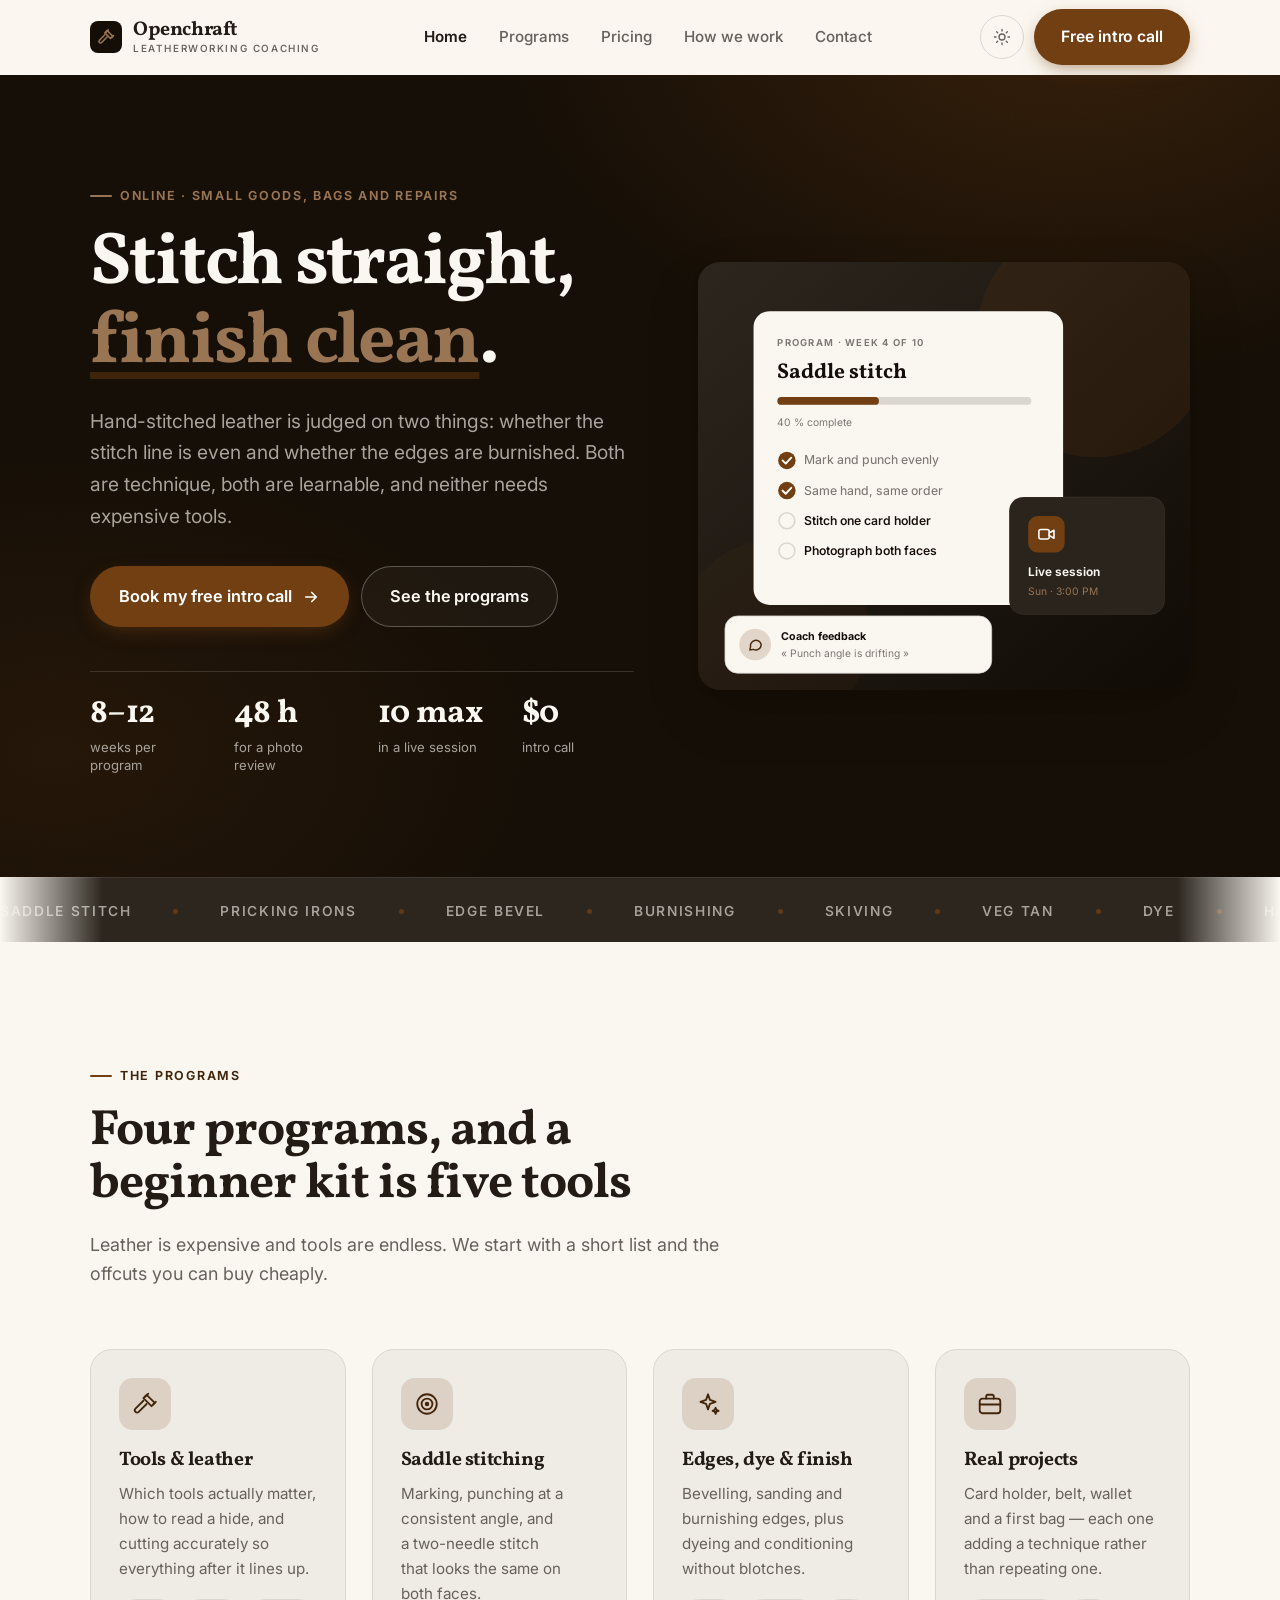
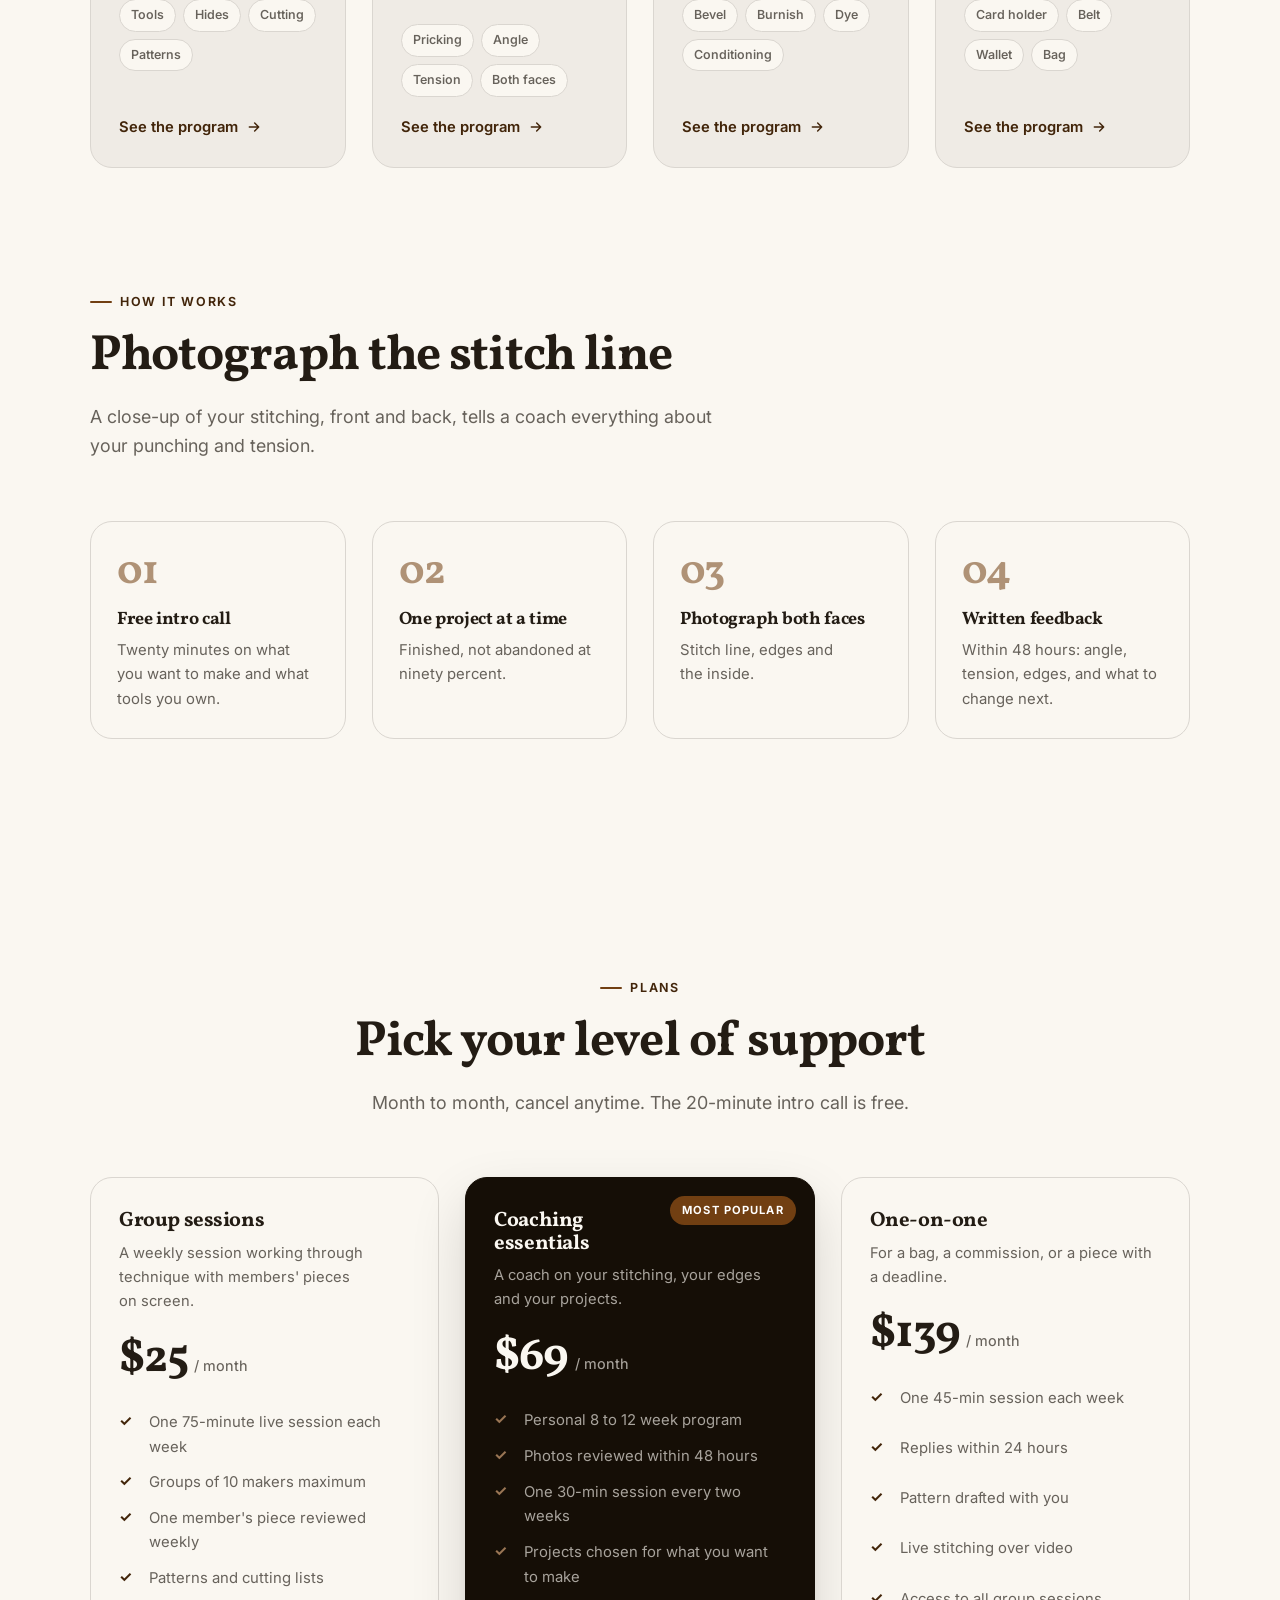
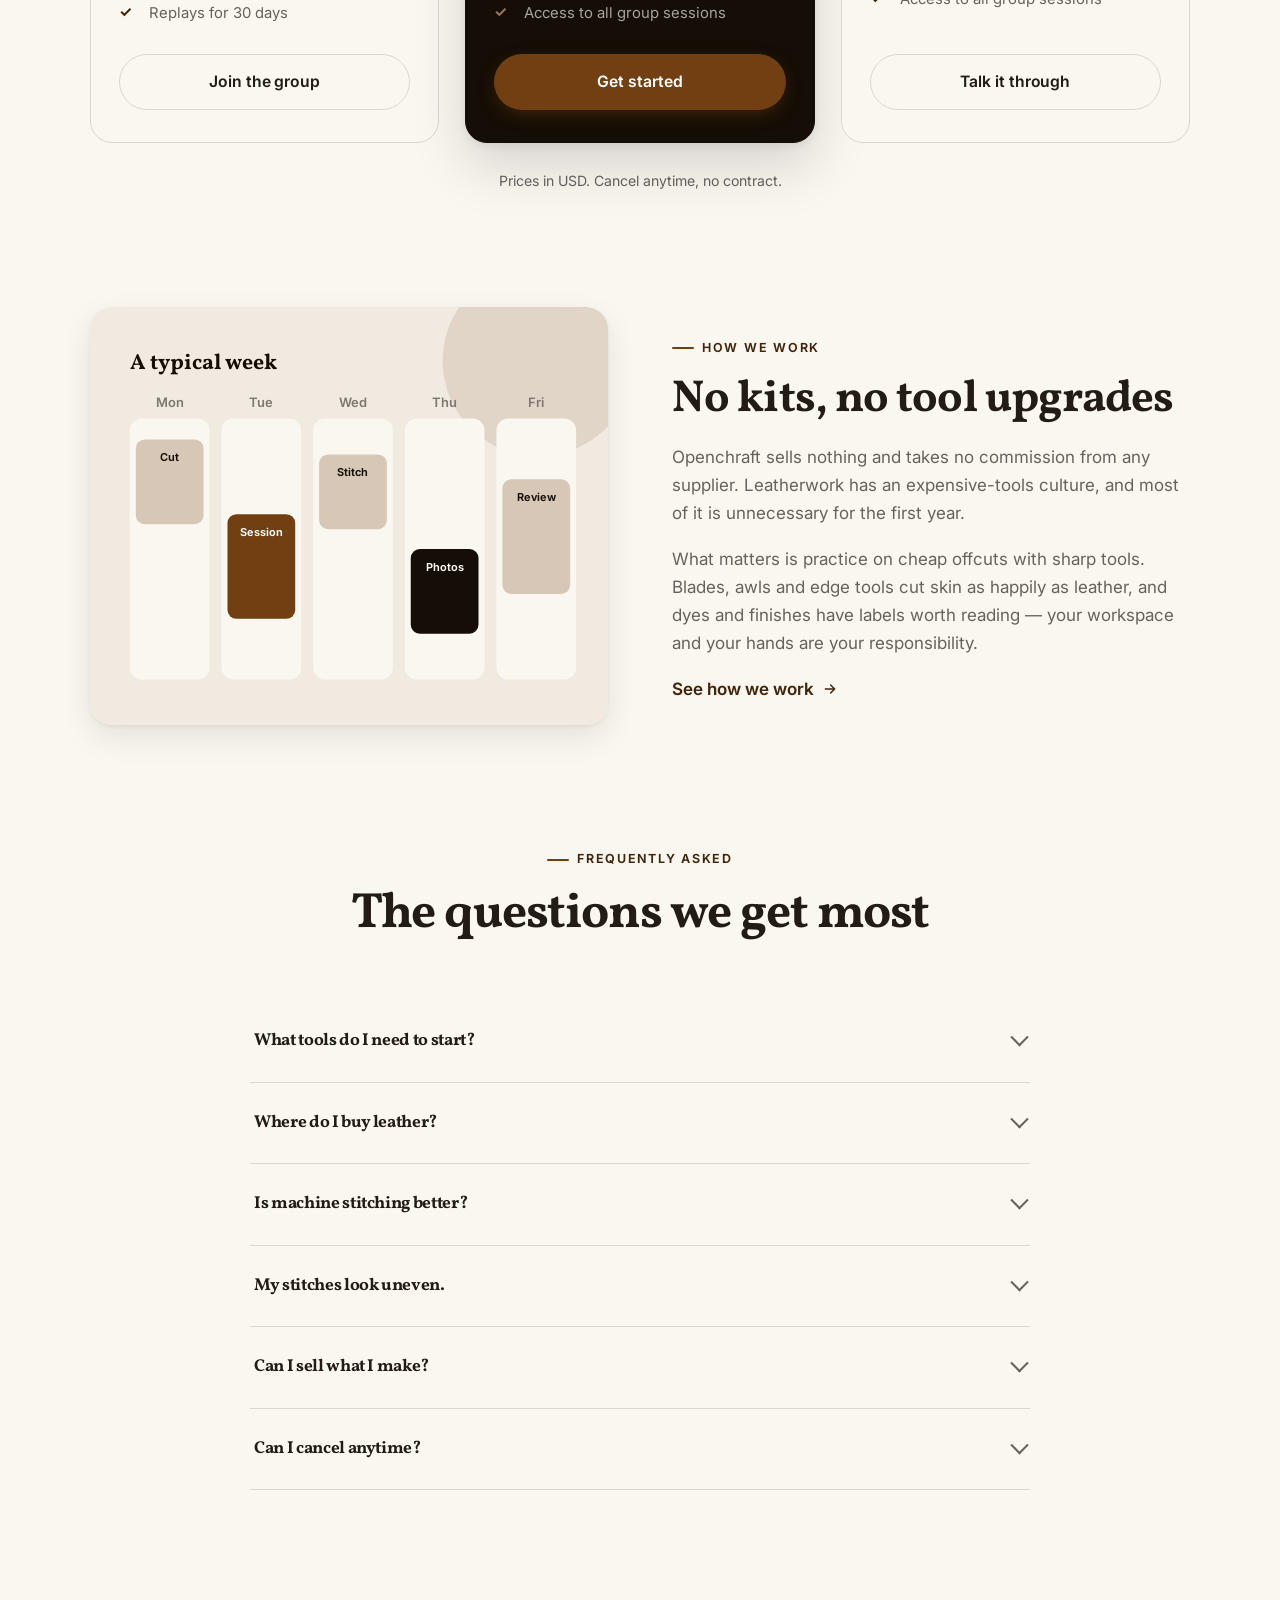
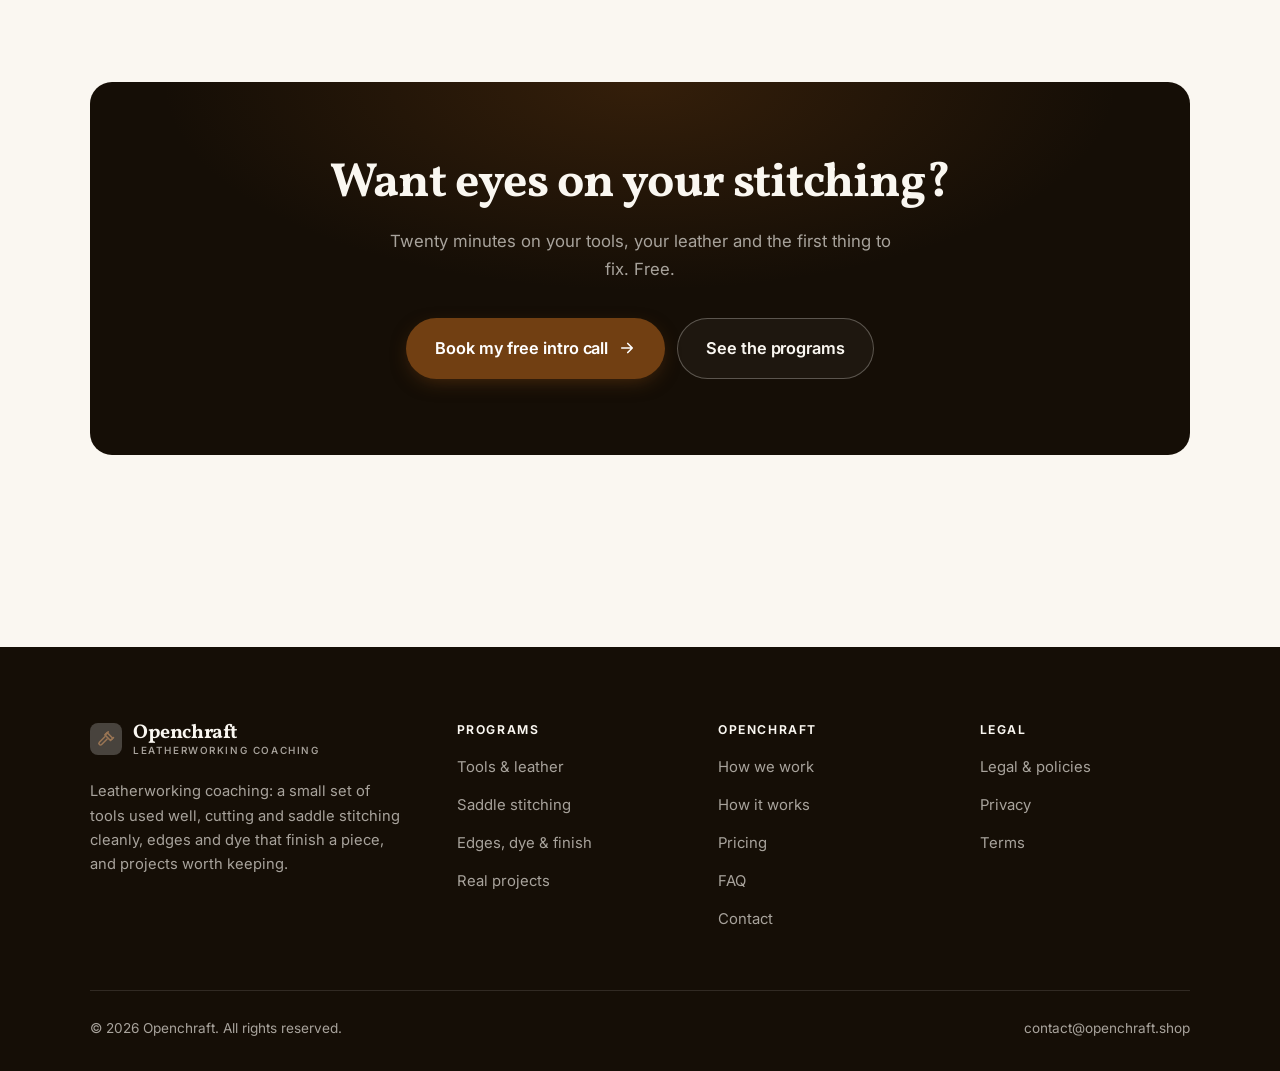
<file: index.html>
<!DOCTYPE html>
<html lang="en" class="no-js">
<head>
<meta charset="utf-8">
<meta name="viewport" content="width=device-width, initial-scale=1">
<title>Openchraft — Leatherworking coaching: stitch straight, finish clean</title>
<meta name="description" content="Online leatherworking coaching: tools worth buying, cutting and saddle stitching, edge finishing and dyeing, and projects from card holder to bag. Photo review each week.">
<link rel="canonical" href="https://openchraft.shop/">

<meta property="og:type" content="website">
<meta property="og:url" content="https://openchraft.shop/">
<meta property="og:site_name" content="Openchraft">
<meta property="og:locale" content="en_US">
<meta property="og:title" content="Openchraft — Leatherworking coaching: stitch straight, finish clean">
<meta property="og:description" content="Online leatherworking coaching: tools worth buying, cutting and saddle stitching, edge finishing and dyeing, and projects from card holder to bag. Photo review each week.">
<meta name="theme-color" content="#150e06">

<link rel="icon" href="assets/img/favicon.svg" type="image/svg+xml">
<link rel="preconnect" href="https://fonts.googleapis.com">
<link rel="preconnect" href="https://fonts.gstatic.com" crossorigin>
<link rel="stylesheet" href="https://fonts.googleapis.com/css2?family=Vollkorn:wght@400..700&family=Inter:wght@400..700&display=swap">
<link rel="stylesheet" href="assets/css/style.css">

<!-- Thème appliqué avant le premier rendu (évite le flash) -->
<script>
document.documentElement.classList.remove('no-js');
(function(){try{var t=localStorage.getItem('site-theme');if(t){document.documentElement.setAttribute('data-theme',t);}}catch(e){}})();
</script>
<script type="application/ld+json">
{
  "@context": "https://schema.org",
  "@type": "Organization",
  "name": "Openchraft",
  "url": "https://openchraft.shop/",
  "email": "contact@openchraft.shop",
  "description": "Online leatherworking coaching: tools worth buying, cutting and saddle stitching, edge finishing and dyeing, and projects from card holder to bag. Photo review each week.",
  "areaServed": "US",
  "knowsLanguage": "en"
}
</script>
</head>

<body>
<a class="skip-link" href="#main">Skip to main content</a>

<header class="site-header">
  <nav class="wrap nav" aria-label="Main navigation">
    <a class="brand" href="index.html">
      <svg class="brand__mark" viewBox="0 0 64 64" aria-hidden="true">
        <rect class="bm-bg" width="64" height="64" rx="16"/>
        <g class="bm-ic" transform="translate(14 14) scale(1.5)" fill="none" stroke-width="2.1" stroke-linecap="round" stroke-linejoin="round"><path d="M13.5 3.5 21 11l-3 3-7.5-7.5z"/><path d="M10.5 9 3.2 16.3a2.1 2.1 0 0 0 3 3L13.5 12"/><path d="M15 2.5 12 5.5M19.5 12.5 22 10"/></g>
      </svg>
      <span>Openchraft<span class="brand__sub">Leatherworking coaching</span></span>
    </a>

    <ul class="nav__links" id="nav-links">
      <li><a href="index.html" aria-current="page">Home</a></li>
      <li><a href="programs.html">Programs</a></li>
      <li><a href="index.html#pricing">Pricing</a></li>
      <li><a href="about.html">How we work</a></li>
      <li><a href="contact.html">Contact</a></li>
      <li><a class="btn btn--primary" href="contact.html">Free intro call</a></li>
    </ul>

    <div class="nav__cta">
      <button class="theme-toggle" type="button" aria-label="Switch to dark theme">
        <svg class="icon-sun" viewBox="0 0 24 24" fill="none" stroke="currentColor" stroke-width="1.8" stroke-linecap="round" aria-hidden="true"><circle cx="12" cy="12" r="4"/><path d="M12 2v2m0 16v2M2 12h2m16 0h2M4.9 4.9l1.4 1.4m11.4 11.4 1.4 1.4M19.1 4.9l-1.4 1.4M6.3 17.7l-1.4 1.4"/></svg>
        <svg class="icon-moon" viewBox="0 0 24 24" fill="none" stroke="currentColor" stroke-width="1.8" stroke-linecap="round" stroke-linejoin="round" aria-hidden="true"><path d="M21 12.8A9 9 0 1 1 11.2 3a7 7 0 0 0 9.8 9.8z"/></svg>
      </button>
      <a class="btn btn--primary" href="contact.html">Free intro call</a>
      <button class="nav__toggle" type="button" aria-expanded="false" aria-controls="nav-links" aria-label="Open menu">
        <svg class="icon-open" viewBox="0 0 24 24" fill="none" stroke="currentColor" stroke-width="2" stroke-linecap="round" aria-hidden="true"><path d="M3 6h18M3 12h18M3 18h18"/></svg>
        <svg class="icon-close" viewBox="0 0 24 24" fill="none" stroke="currentColor" stroke-width="2" stroke-linecap="round" aria-hidden="true"><path d="M6 6l12 12M18 6L6 18"/></svg>
      </button>
    </div>
  </nav>
</header>

<main id="main">

<section class="hero">
  <div class="wrap hero__inner">
    <div>
      <span class="eyebrow hero__eyebrow">Online · Small goods, bags and repairs</span>
      <h1>Stitch straight,<br> <em>finish clean</em>.</h1>
      <p class="hero__lede">Hand-stitched leather is judged on two things: whether the stitch line is even and whether the edges are burnished. Both are technique, both are learnable, and neither needs expensive tools.</p>

      <div class="hero__actions">
        <a class="btn btn--primary btn--lg" href="contact.html">Book my free intro call <svg viewBox="0 0 24 24" fill="none" stroke="currentColor" stroke-width="2.2" stroke-linecap="round" stroke-linejoin="round" aria-hidden="true"><path d="M5 12h14M13 6l6 6-6 6"/></svg></a>
        <a class="btn btn--on-dark btn--lg" href="programs.html">See the programs</a>
      </div>

      <ul class="hero__proof">
        <li><span class="stat__num">8–12</span><span class="stat__label">weeks per program</span></li>
        <li><span class="stat__num">48 h</span><span class="stat__label">for a photo review</span></li>
        <li><span class="stat__num">10 max</span><span class="stat__label">in a live session</span></li>
        <li><span class="stat__num">$0</span><span class="stat__label">intro call</span></li>
      </ul>
    </div>

    <div class="hero__art">
      <svg viewBox="0 0 620 540" role="img" aria-label="A leatherworking program in week 4 of 10, showing this week's work, the next live session and coach feedback.">
        <defs>
          <linearGradient id="hbg" x1="0" y1="0" x2="1" y2="1">
            <stop offset="0" stop-color="#2c261f"/><stop offset="1" stop-color="#110b05"/>
          </linearGradient>
        </defs>
        <rect width="620" height="540" rx="22" fill="url(#hbg)"/>
        <circle cx="500" cy="96" r="150" fill="#713f12" opacity=".16"/>
        <circle cx="96" cy="470" r="120" fill="#713f12" opacity=".08"/>

        <g style="font-family: var(--font-body)">
          <!-- Carte programme -->
          <rect x="70" y="62" width="390" height="370" rx="20" fill="#faf7f1"/>
          <text x="100" y="106" font-size="12" font-weight="650" letter-spacing="1.6" fill="#7c7770">PROGRAM · WEEK 4 OF 10</text>
          <text x="100" y="146" font-size="27" font-weight="700" fill="#150e06" style="font-family: var(--font-display)">Saddle stitch</text>
          <rect x="100" y="170" width="320" height="10" rx="5" fill="#dad6d0"/>
          <rect x="100" y="170" width="128" height="10" rx="5" fill="#713f12"/>
          <text x="100" y="206" font-size="13" fill="#7c7770">40 % complete</text>
          <circle cx="112" cy="250" r="11" fill="#713f12"/><path d="M106.5 250l4 4 7-7.5" fill="none" stroke="#ffffff" stroke-width="2.4" stroke-linecap="round" stroke-linejoin="round"/><text x="134" y="255" font-size="15.5" fill="#7c7770" font-weight="450">Mark and punch evenly</text>
          <circle cx="112" cy="288" r="11" fill="#713f12"/><path d="M106.5 288l4 4 7-7.5" fill="none" stroke="#ffffff" stroke-width="2.4" stroke-linecap="round" stroke-linejoin="round"/><text x="134" y="293" font-size="15.5" fill="#7c7770" font-weight="450">Same hand, same order</text>
          <circle cx="112" cy="326" r="10" fill="none" stroke="#dad6d0" stroke-width="2"/><text x="134" y="331" font-size="15.5" fill="#150e06" font-weight="560">Stitch one card holder</text>
          <circle cx="112" cy="364" r="10" fill="none" stroke="#dad6d0" stroke-width="2"/><text x="134" y="369" font-size="15.5" fill="#150e06" font-weight="560">Photograph both faces</text>

          <!-- Carte séance -->
          <rect x="392" y="296" width="196" height="148" rx="18" fill="#2a241c" stroke="#ffffff" stroke-opacity=".08"/>
          <rect x="416" y="320" width="46" height="46" rx="12" fill="#713f12"/>
          <g transform="translate(427 331)" fill="none" stroke="#ffffff" color="#ffffff" stroke-width="2" stroke-linecap="round" stroke-linejoin="round"><rect x="2.5" y="6" width="13" height="12" rx="2.5"/><path d="M15.5 10.5 21.5 7v10l-6-3.5z"/></g>
          <text x="416" y="396" font-size="15" font-weight="650" fill="#faf7f1">Live session</text>
          <text x="416" y="420" font-size="13" fill="#997554">Sun · 3:00 PM</text>

          <!-- Retour du coach -->
          <rect x="34" y="446" width="336" height="72" rx="16" fill="#faf7f1" stroke="#dad6d0"/>
          <circle cx="72" cy="482" r="20" fill="#e1d6c9"/>
          <g transform="translate(62 472) scale(.84)" fill="none" stroke="#49290c" stroke-width="2.2" stroke-linecap="round" stroke-linejoin="round"><path d="M21 12a8 8 0 0 1-11.6 7.1L4 20l1-4.6A8 8 0 1 1 21 12z"/></g>
          <text x="104" y="476" font-size="13.5" font-weight="700" fill="#150e06">Coach feedback</text>
          <text x="104" y="498" font-size="13" fill="#7c7770">« Punch angle is drifting »</text>
        </g>
      </svg>
    </div>
  </div>
</section>

<div class="marquee" aria-hidden="true">
  <div class="marquee__track"><span>Saddle stitch</span><span>Pricking irons</span><span>Edge bevel</span><span>Burnishing</span><span>Skiving</span><span>Veg tan</span><span>Dye</span><span>Hardware</span><span>Patterns</span><span>Card holders</span><span>Saddle stitch</span><span>Pricking irons</span><span>Edge bevel</span><span>Burnishing</span><span>Skiving</span><span>Veg tan</span><span>Dye</span><span>Hardware</span><span>Patterns</span><span>Card holders</span></div>
</div>

<section class="section wrap" id="programs">
  <div class="section-head reveal">
    <span class="eyebrow">The programs</span>
    <h2>Four programs, and a beginner kit is five tools</h2>
    <p>Leather is expensive and tools are endless. We start with a short list and the offcuts you can buy cheaply.</p>
  </div>
  <div class="grid grid--4 reveal-group">
    <a class="card" href="programs.html#tools">
      <div class="card__icon"><svg viewBox="0 0 24 24" fill="none" stroke="currentColor" stroke-width="1.7" stroke-linecap="round" stroke-linejoin="round" aria-hidden="true"><path d="M13.5 3.5 21 11l-3 3-7.5-7.5z"/><path d="M10.5 9 3.2 16.3a2.1 2.1 0 0 0 3 3L13.5 12"/><path d="M15 2.5 12 5.5M19.5 12.5 22 10"/></svg></div>
      <h3>Tools &amp; leather</h3>
      <p>Which tools actually matter, how to read a hide, and cutting accurately so everything after it lines up.</p>
      <ul class="tags"><li>Tools</li><li>Hides</li><li>Cutting</li><li>Patterns</li></ul>
      <span class="arrow-link">See the program <svg viewBox="0 0 24 24" fill="none" stroke="currentColor" stroke-width="2.2" stroke-linecap="round" stroke-linejoin="round" aria-hidden="true"><path d="M5 12h14M13 6l6 6-6 6"/></svg></span>
    </a>
    <a class="card" href="programs.html#stitch">
      <div class="card__icon"><svg viewBox="0 0 24 24" fill="none" stroke="currentColor" stroke-width="1.7" stroke-linecap="round" stroke-linejoin="round" aria-hidden="true"><circle cx="12" cy="12" r="9"/><circle cx="12" cy="12" r="5"/><circle cx="12" cy="12" r="1.2" fill="currentColor"/></svg></div>
      <h3>Saddle stitching</h3>
      <p>Marking, punching at a consistent angle, and a two-needle stitch that looks the same on both faces.</p>
      <ul class="tags"><li>Pricking</li><li>Angle</li><li>Tension</li><li>Both faces</li></ul>
      <span class="arrow-link">See the program <svg viewBox="0 0 24 24" fill="none" stroke="currentColor" stroke-width="2.2" stroke-linecap="round" stroke-linejoin="round" aria-hidden="true"><path d="M5 12h14M13 6l6 6-6 6"/></svg></span>
    </a>
    <a class="card" href="programs.html#finish">
      <div class="card__icon"><svg viewBox="0 0 24 24" fill="none" stroke="currentColor" stroke-width="1.7" stroke-linecap="round" stroke-linejoin="round" aria-hidden="true"><path d="M12 3l1.8 5.2L19 10l-5.2 1.8L12 17l-1.8-5.2L5 10l5.2-1.8zM19 15.5l.8 2 2 .8-2 .8-.8 2-.8-2-2-.8 2-.8z"/></svg></div>
      <h3>Edges, dye &amp; finish</h3>
      <p>Bevelling, sanding and burnishing edges, plus dyeing and conditioning without blotches.</p>
      <ul class="tags"><li>Bevel</li><li>Burnish</li><li>Dye</li><li>Conditioning</li></ul>
      <span class="arrow-link">See the program <svg viewBox="0 0 24 24" fill="none" stroke="currentColor" stroke-width="2.2" stroke-linecap="round" stroke-linejoin="round" aria-hidden="true"><path d="M5 12h14M13 6l6 6-6 6"/></svg></span>
    </a>
    <a class="card" href="programs.html#projects">
      <div class="card__icon"><svg viewBox="0 0 24 24" fill="none" stroke="currentColor" stroke-width="1.7" stroke-linecap="round" stroke-linejoin="round" aria-hidden="true"><rect x="2.5" y="7" width="19" height="13.5" rx="2.5"/><path d="M8.5 7V5a1.5 1.5 0 0 1 1.5-1.5h4A1.5 1.5 0 0 1 15.5 5v2M2.5 12.5h19"/></svg></div>
      <h3>Real projects</h3>
      <p>Card holder, belt, wallet and a first bag — each one adding a technique rather than repeating one.</p>
      <ul class="tags"><li>Card holder</li><li>Belt</li><li>Wallet</li><li>Bag</li></ul>
      <span class="arrow-link">See the program <svg viewBox="0 0 24 24" fill="none" stroke="currentColor" stroke-width="2.2" stroke-linecap="round" stroke-linejoin="round" aria-hidden="true"><path d="M5 12h14M13 6l6 6-6 6"/></svg></span>
    </a>
  </div>
</section>

<section class="section section--flush wrap" id="how-it-works">
  <div class="section-head reveal">
    <span class="eyebrow">How it works</span>
    <h2>Photograph the stitch line</h2>
    <p>A close-up of your stitching, front and back, tells a coach everything about your punching and tension.</p>
  </div>
  <div class="grid grid--4 steps reveal-group">
    <article class="step">
      <h3>Free intro call</h3>
      <p>Twenty minutes on what you want to make and what tools you own.</p>
    </article>
    <article class="step">
      <h3>One project at a time</h3>
      <p>Finished, not abandoned at ninety percent.</p>
    </article>
    <article class="step">
      <h3>Photograph both faces</h3>
      <p>Stitch line, edges and the inside.</p>
    </article>
    <article class="step">
      <h3>Written feedback</h3>
      <p>Within 48 hours: angle, tension, edges, and what to change next.</p>
    </article>
  </div>
</section>

<section class="section wrap" id="pricing">
  <div class="section-head section-head--center reveal">
    <span class="eyebrow">Plans</span>
    <h2>Pick your level of support</h2>
    <p>Month to month, cancel anytime. The 20-minute intro call is free.</p>
  </div>
  <div class="grid grid--3 plans reveal-group">
    <article class="plan">
      
      <h3>Group sessions</h3>
      <p class="plan__desc">A weekly session working through technique with members' pieces on screen.</p>
      <p class="plan__price">$25<span class="plan__period">/ month</span></p>
      <ul class="plan__features">
        <li>One 75-minute live session each week</li>
        <li>Groups of 10 makers maximum</li>
        <li>One member's piece reviewed weekly</li>
        <li>Patterns and cutting lists</li>
        <li>Replays for 30 days</li>
      </ul>
      <a class="btn btn--ghost btn--block" href="contact.html">Join the group</a>
    </article>
    <article class="plan plan--featured">
      <span class="plan__tag">Most popular</span>
      <h3>Coaching essentials</h3>
      <p class="plan__desc">A coach on your stitching, your edges and your projects.</p>
      <p class="plan__price">$69<span class="plan__period">/ month</span></p>
      <ul class="plan__features">
        <li>Personal 8 to 12 week program</li>
        <li>Photos reviewed within 48 hours</li>
        <li>One 30-min session every two weeks</li>
        <li>Projects chosen for what you want to make</li>
        <li>Access to all group sessions</li>
      </ul>
      <a class="btn btn--primary btn--block" href="contact.html">Get started</a>
    </article>
    <article class="plan">
      
      <h3>One-on-one</h3>
      <p class="plan__desc">For a bag, a commission, or a piece with a deadline.</p>
      <p class="plan__price">$139<span class="plan__period">/ month</span></p>
      <ul class="plan__features">
        <li>One 45-min session each week</li>
        <li>Replies within 24 hours</li>
        <li>Pattern drafted with you</li>
        <li>Live stitching over video</li>
        <li>Access to all group sessions</li>
      </ul>
      <a class="btn btn--ghost btn--block" href="contact.html">Talk it through</a>
    </article>
  </div>
  <p class="plans-note">Prices in USD. Cancel anytime, no contract.</p>
</section>

<section class="section section--flush wrap">
  <div class="split reveal">
    <div class="split__art">
      <svg viewBox="0 0 520 420" role="img" aria-label="Example of a typical week: Cut, Session, Stitch, Photos, Review.">
        <rect width="520" height="420" rx="20" fill="#f0eae1"/>
        <circle cx="450" cy="54" r="96" fill="#713f12" opacity=".12"/>
        <g style="font-family: var(--font-body)">
        <text x="40" y="62" font-size="22" font-weight="700" fill="#150e06" style="font-family: var(--font-display)">A typical week</text>
        <text x="80" y="100" text-anchor="middle" font-size="13" font-weight="600" fill="#7c7770">Mon</text>
        <rect x="40" y="112" width="80" height="262" rx="12" fill="#faf7f1"/>
        <rect x="46" y="133" width="68" height="85" rx="9" fill="#d6c7b7"/>
        <text x="80" y="155" text-anchor="middle" font-size="11" font-weight="650" fill="#150e06">Cut</text>
        <text x="172" y="100" text-anchor="middle" font-size="13" font-weight="600" fill="#7c7770">Tue</text>
        <rect x="132" y="112" width="80" height="262" rx="12" fill="#faf7f1"/>
        <rect x="138" y="208" width="68" height="105" rx="9" fill="#713f12"/>
        <text x="172" y="230" text-anchor="middle" font-size="11" font-weight="650" fill="#ffffff">Session</text>
        <text x="264" y="100" text-anchor="middle" font-size="13" font-weight="600" fill="#7c7770">Wed</text>
        <rect x="224" y="112" width="80" height="262" rx="12" fill="#faf7f1"/>
        <rect x="230" y="148" width="68" height="75" rx="9" fill="#d6c7b7"/>
        <text x="264" y="170" text-anchor="middle" font-size="11" font-weight="650" fill="#150e06">Stitch</text>
        <text x="356" y="100" text-anchor="middle" font-size="13" font-weight="600" fill="#7c7770">Thu</text>
        <rect x="316" y="112" width="80" height="262" rx="12" fill="#faf7f1"/>
        <rect x="322" y="243" width="68" height="85" rx="9" fill="#150e06"/>
        <text x="356" y="265" text-anchor="middle" font-size="11" font-weight="650" fill="#faf7f1">Photos</text>
        <text x="448" y="100" text-anchor="middle" font-size="13" font-weight="600" fill="#7c7770">Fri</text>
        <rect x="408" y="112" width="80" height="262" rx="12" fill="#faf7f1"/>
        <rect x="414" y="173" width="68" height="115" rx="9" fill="#d6c7b7"/>
        <text x="448" y="195" text-anchor="middle" font-size="11" font-weight="650" fill="#150e06">Review</text>
        </g>
      </svg>
    </div>
    <div>
      <span class="eyebrow">How we work</span>
      <h2>No kits, no tool upgrades</h2>
      <p>Openchraft sells nothing and takes no commission from any supplier. Leatherwork has an expensive-tools culture, and most of it is unnecessary for the first year.</p>
      <p>What matters is practice on cheap offcuts with sharp tools. Blades, awls and edge tools cut skin as happily as leather, and dyes and finishes have labels worth reading — your workspace and your hands are your responsibility.</p>
      <p><a class="arrow-link" href="about.html">See how we work <svg viewBox="0 0 24 24" fill="none" stroke="currentColor" stroke-width="2.2" stroke-linecap="round" stroke-linejoin="round" aria-hidden="true"><path d="M5 12h14M13 6l6 6-6 6"/></svg></a></p>
    </div>
  </div>
</section>

<section class="section section--flush wrap" id="faq">
  <div class="section-head section-head--center reveal">
    <span class="eyebrow">Frequently asked</span>
    <h2>The questions we get most</h2>
  </div>
  <div class="faq reveal">
    <details>
      <summary>What tools do I need to start?</summary>
      <p>A knife, a set of pricking irons, an awl, two needles and thread, plus a burnisher. Under a hundred dollars if you're sensible, and we sell none of it.</p>
    </details>
    <details>
      <summary>Where do I buy leather?</summary>
      <p>Offcut bags from tanneries and online sellers are perfect for learning. We'll explain tannage and weight so you order something usable.</p>
    </details>
    <details>
      <summary>Is machine stitching better?</summary>
      <p>Faster, not better. Hand saddle stitch is stronger and it's what we coach — a machine is a serious investment for later.</p>
    </details>
    <details>
      <summary>My stitches look uneven.</summary>
      <p>Almost always punching angle rather than the stitch itself. A close-up photo of both faces usually identifies it immediately.</p>
    </details>
    <details>
      <summary>Can I sell what I make?</summary>
      <p>People do, once the quality is there. Pricing, business and tax questions are outside what we coach.</p>
    </details>
    <details>
      <summary>Can I cancel anytime?</summary>
      <p>Yes. No contract, no minimum term. Access stays open until the end of the month you already paid for.</p>
    </details>
  </div>
</section>

<section class="wrap section--tight">
  <div class="cta-band reveal">
    <h2>Want eyes on your stitching?</h2>
    <p>Twenty minutes on your tools, your leather and the first thing to fix. Free.</p>
    <div class="hero__actions">
      <a class="btn btn--primary btn--lg" href="contact.html">Book my free intro call <svg viewBox="0 0 24 24" fill="none" stroke="currentColor" stroke-width="2.2" stroke-linecap="round" stroke-linejoin="round" aria-hidden="true"><path d="M5 12h14M13 6l6 6-6 6"/></svg></a>
      <a class="btn btn--on-dark btn--lg" href="programs.html">See the programs</a>
    </div>
  </div>
</section>

</main>

<footer class="site-footer">
  <div class="wrap">
    <div class="footer__grid">
      <div class="footer__brand">
        <a class="brand" href="index.html">
          <svg class="brand__mark" viewBox="0 0 64 64" aria-hidden="true">
        <rect class="bm-bg" width="64" height="64" rx="16"/>
        <g class="bm-ic" transform="translate(14 14) scale(1.5)" fill="none" stroke-width="2.1" stroke-linecap="round" stroke-linejoin="round"><path d="M13.5 3.5 21 11l-3 3-7.5-7.5z"/><path d="M10.5 9 3.2 16.3a2.1 2.1 0 0 0 3 3L13.5 12"/><path d="M15 2.5 12 5.5M19.5 12.5 22 10"/></g>
      </svg>
          <span>Openchraft<span class="brand__sub">Leatherworking coaching</span></span>
        </a>
        <p>Leatherworking coaching: a small set of tools used well, cutting and saddle stitching cleanly, edges and dye that finish a piece, and projects worth keeping.</p>
      </div>

      <div class="footer__col">
        <h4>Programs</h4>
        <ul>
          <li><a href="programs.html#tools">Tools &amp; leather</a></li>
          <li><a href="programs.html#stitch">Saddle stitching</a></li>
          <li><a href="programs.html#finish">Edges, dye &amp; finish</a></li>
          <li><a href="programs.html#projects">Real projects</a></li>
        </ul>
      </div>

      <div class="footer__col">
        <h4>Openchraft</h4>
        <ul>
          <li><a href="about.html">How we work</a></li>
          <li><a href="index.html#how-it-works">How it works</a></li>
          <li><a href="index.html#pricing">Pricing</a></li>
          <li><a href="index.html#faq">FAQ</a></li>
          <li><a href="contact.html">Contact</a></li>
        </ul>
      </div>

      <div class="footer__col">
        <h4>Legal</h4>
        <ul>
          <li><a href="legal.html">Legal &amp; policies</a></li>
          <li><a href="legal.html#privacy">Privacy</a></li>
          <li><a href="legal.html#terms">Terms</a></li>
        </ul>
      </div>
    </div>

    <div class="footer__bottom">
      <p>© <span data-year>2026</span> Openchraft. All rights reserved.</p>
      <p><a href="mailto:contact@openchraft.shop">contact@openchraft.shop</a></p>
    </div>
  </div>
</footer>

<script src="assets/js/main.js" defer></script>
</body>
</html>
</file>
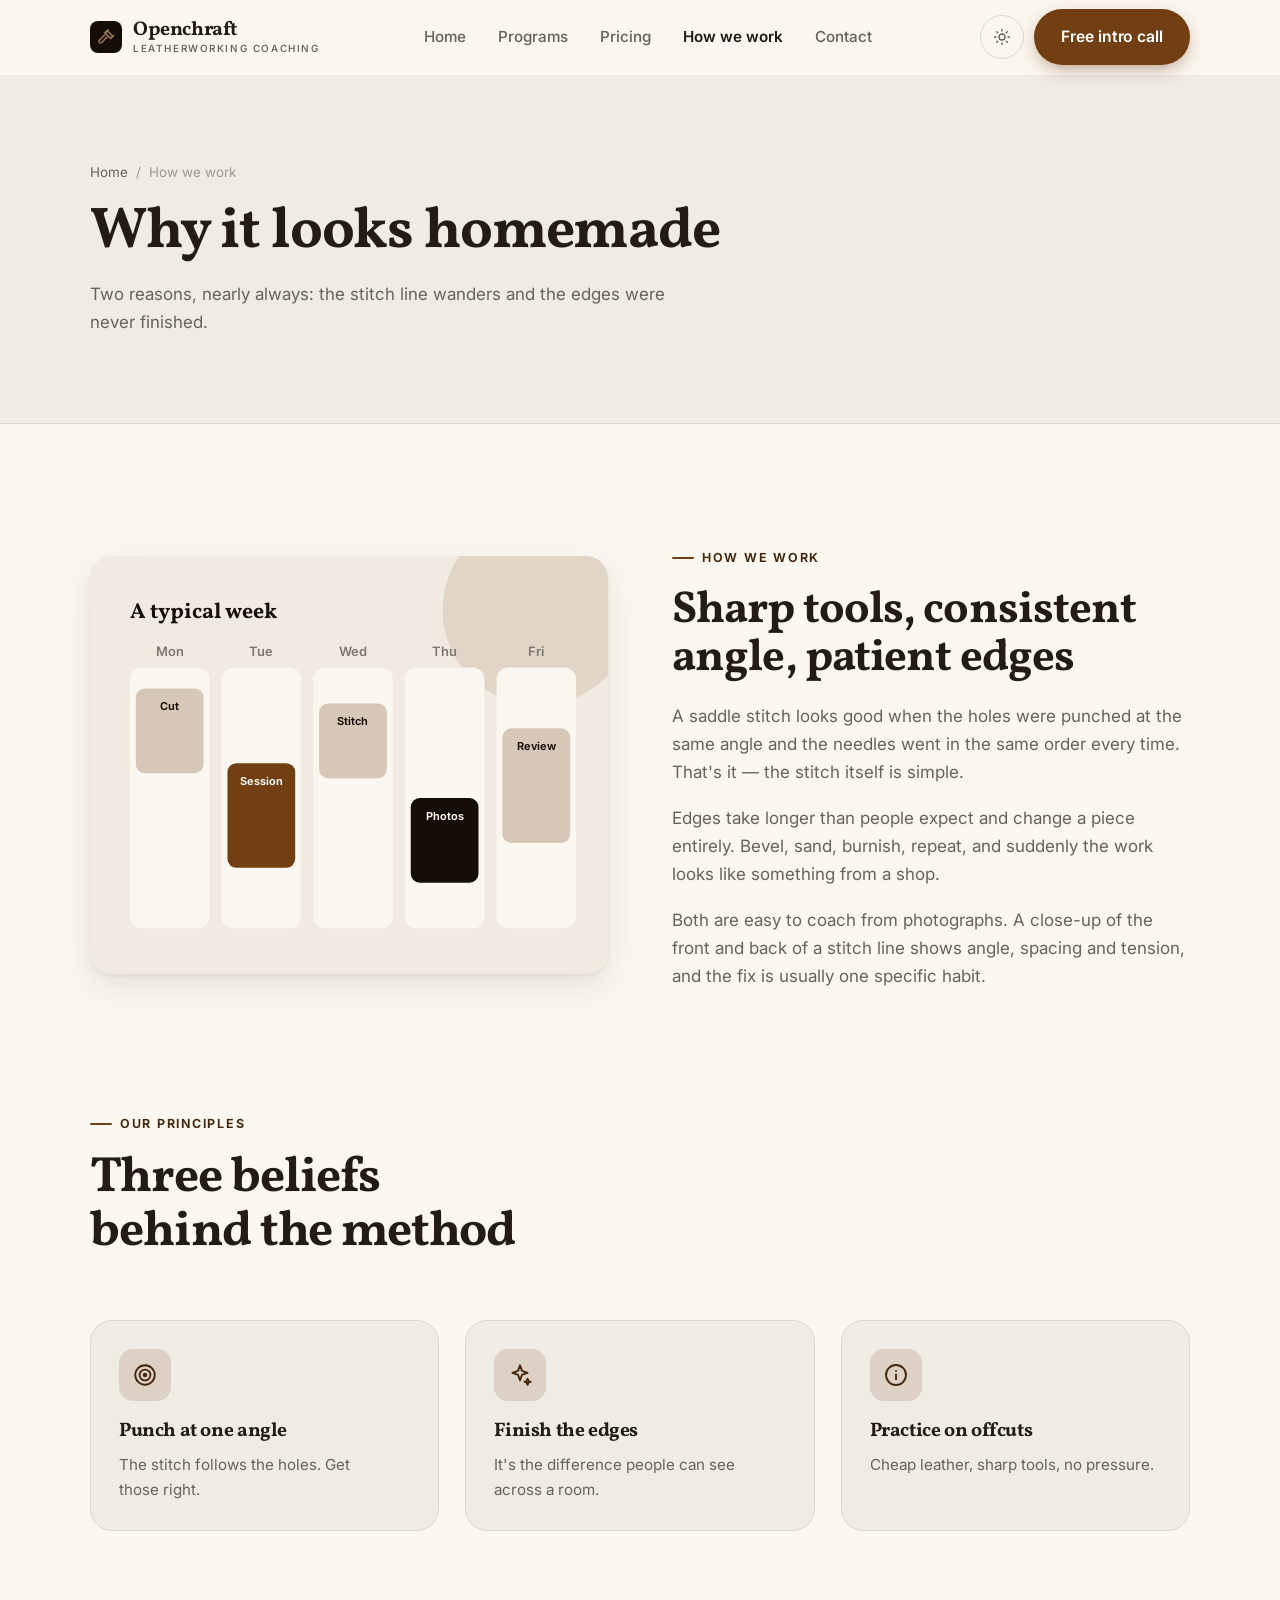
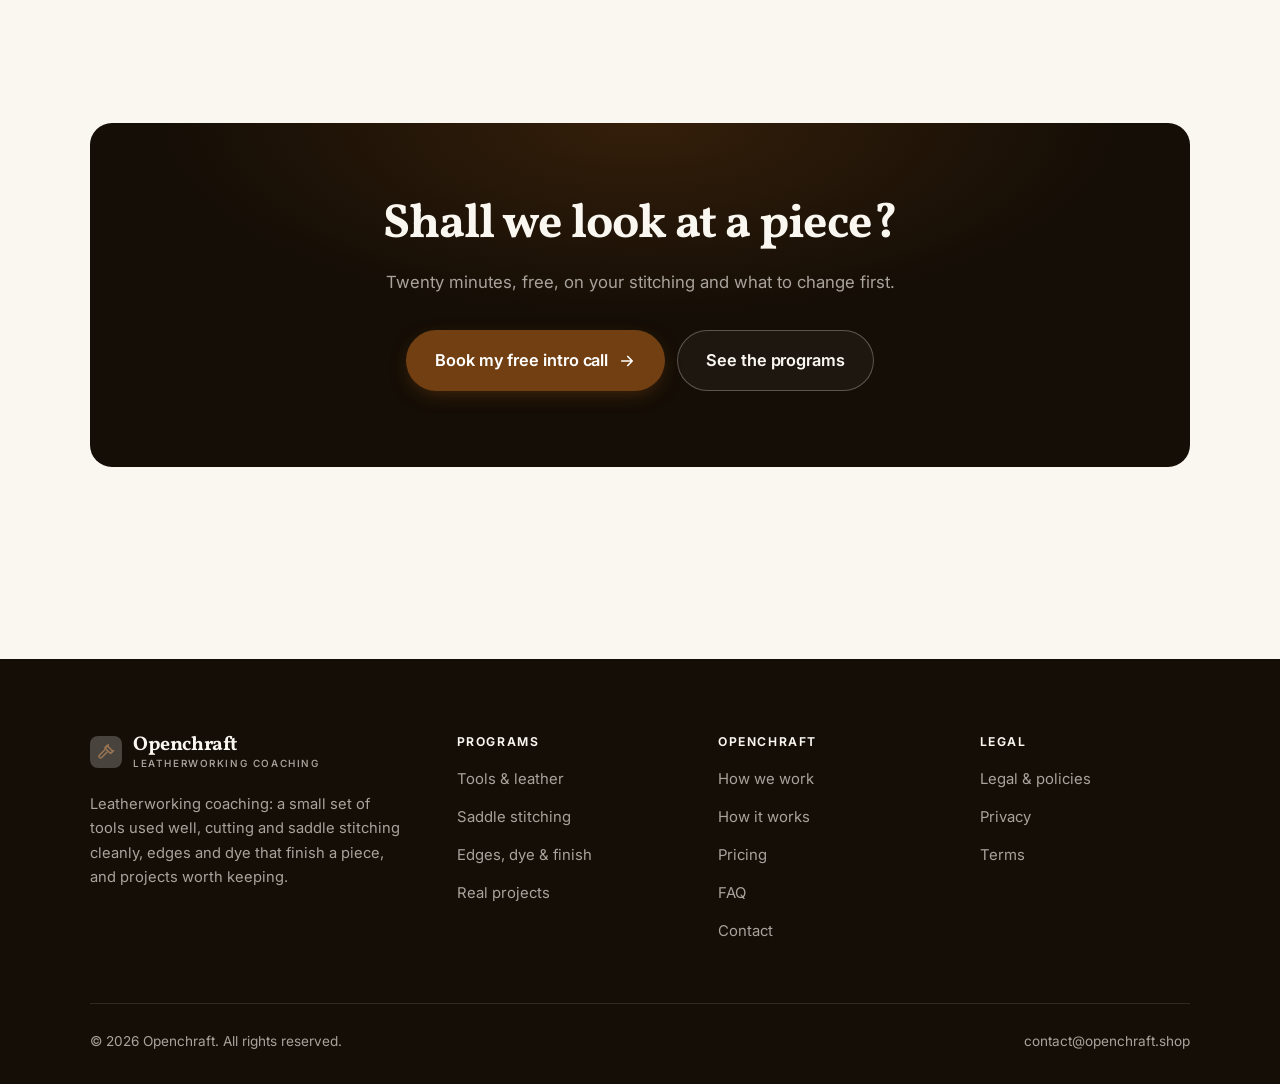
<file: about.html>
<!DOCTYPE html>
<html lang="en" class="no-js">
<head>
<meta charset="utf-8">
<meta name="viewport" content="width=device-width, initial-scale=1">
<title>How we work — Openchraft</title>
<meta name="description" content="Why leatherwork comes down to stitching and edges, and how Openchraft coaches from photos.">
<link rel="canonical" href="https://openchraft.shop/about.html">

<meta property="og:type" content="website">
<meta property="og:url" content="https://openchraft.shop/about.html">
<meta property="og:site_name" content="Openchraft">
<meta property="og:locale" content="en_US">
<meta property="og:title" content="How we work — Openchraft">
<meta property="og:description" content="Why leatherwork comes down to stitching and edges, and how Openchraft coaches from photos.">
<meta name="theme-color" content="#150e06">

<link rel="icon" href="assets/img/favicon.svg" type="image/svg+xml">
<link rel="preconnect" href="https://fonts.googleapis.com">
<link rel="preconnect" href="https://fonts.gstatic.com" crossorigin>
<link rel="stylesheet" href="https://fonts.googleapis.com/css2?family=Vollkorn:wght@400..700&family=Inter:wght@400..700&display=swap">
<link rel="stylesheet" href="assets/css/style.css">

<!-- Thème appliqué avant le premier rendu (évite le flash) -->
<script>
document.documentElement.classList.remove('no-js');
(function(){try{var t=localStorage.getItem('site-theme');if(t){document.documentElement.setAttribute('data-theme',t);}}catch(e){}})();
</script>
</head>

<body>
<a class="skip-link" href="#main">Skip to main content</a>

<header class="site-header">
  <nav class="wrap nav" aria-label="Main navigation">
    <a class="brand" href="index.html">
      <svg class="brand__mark" viewBox="0 0 64 64" aria-hidden="true">
        <rect class="bm-bg" width="64" height="64" rx="16"/>
        <g class="bm-ic" transform="translate(14 14) scale(1.5)" fill="none" stroke-width="2.1" stroke-linecap="round" stroke-linejoin="round"><path d="M13.5 3.5 21 11l-3 3-7.5-7.5z"/><path d="M10.5 9 3.2 16.3a2.1 2.1 0 0 0 3 3L13.5 12"/><path d="M15 2.5 12 5.5M19.5 12.5 22 10"/></g>
      </svg>
      <span>Openchraft<span class="brand__sub">Leatherworking coaching</span></span>
    </a>

    <ul class="nav__links" id="nav-links">
      <li><a href="index.html">Home</a></li>
      <li><a href="programs.html">Programs</a></li>
      <li><a href="index.html#pricing">Pricing</a></li>
      <li><a href="about.html" aria-current="page">How we work</a></li>
      <li><a href="contact.html">Contact</a></li>
      <li><a class="btn btn--primary" href="contact.html">Free intro call</a></li>
    </ul>

    <div class="nav__cta">
      <button class="theme-toggle" type="button" aria-label="Switch to dark theme">
        <svg class="icon-sun" viewBox="0 0 24 24" fill="none" stroke="currentColor" stroke-width="1.8" stroke-linecap="round" aria-hidden="true"><circle cx="12" cy="12" r="4"/><path d="M12 2v2m0 16v2M2 12h2m16 0h2M4.9 4.9l1.4 1.4m11.4 11.4 1.4 1.4M19.1 4.9l-1.4 1.4M6.3 17.7l-1.4 1.4"/></svg>
        <svg class="icon-moon" viewBox="0 0 24 24" fill="none" stroke="currentColor" stroke-width="1.8" stroke-linecap="round" stroke-linejoin="round" aria-hidden="true"><path d="M21 12.8A9 9 0 1 1 11.2 3a7 7 0 0 0 9.8 9.8z"/></svg>
      </button>
      <a class="btn btn--primary" href="contact.html">Free intro call</a>
      <button class="nav__toggle" type="button" aria-expanded="false" aria-controls="nav-links" aria-label="Open menu">
        <svg class="icon-open" viewBox="0 0 24 24" fill="none" stroke="currentColor" stroke-width="2" stroke-linecap="round" aria-hidden="true"><path d="M3 6h18M3 12h18M3 18h18"/></svg>
        <svg class="icon-close" viewBox="0 0 24 24" fill="none" stroke="currentColor" stroke-width="2" stroke-linecap="round" aria-hidden="true"><path d="M6 6l12 12M18 6L6 18"/></svg>
      </button>
    </div>
  </nav>
</header>

<main id="main">

<section class="page-head">
  <div class="wrap">
    <nav class="breadcrumb" aria-label="Breadcrumb">
      <a href="index.html">Home</a><span>/</span><span aria-current="page">How we work</span>
    </nav>
    <h1>Why it looks homemade</h1>
    <p>Two reasons, nearly always: the stitch line wanders and the edges were never finished.</p>
  </div>
</section>

<section class="section wrap">
  <div class="split reveal">
    <div class="split__art">
      <svg viewBox="0 0 520 420" role="img" aria-label="Example of a typical week: Cut, Session, Stitch, Photos, Review.">
        <rect width="520" height="420" rx="20" fill="#f0eae1"/>
        <circle cx="450" cy="54" r="96" fill="#713f12" opacity=".12"/>
        <g style="font-family: var(--font-body)">
        <text x="40" y="62" font-size="22" font-weight="700" fill="#150e06" style="font-family: var(--font-display)">A typical week</text>
        <text x="80" y="100" text-anchor="middle" font-size="13" font-weight="600" fill="#7c7770">Mon</text>
        <rect x="40" y="112" width="80" height="262" rx="12" fill="#faf7f1"/>
        <rect x="46" y="133" width="68" height="85" rx="9" fill="#d6c7b7"/>
        <text x="80" y="155" text-anchor="middle" font-size="11" font-weight="650" fill="#150e06">Cut</text>
        <text x="172" y="100" text-anchor="middle" font-size="13" font-weight="600" fill="#7c7770">Tue</text>
        <rect x="132" y="112" width="80" height="262" rx="12" fill="#faf7f1"/>
        <rect x="138" y="208" width="68" height="105" rx="9" fill="#713f12"/>
        <text x="172" y="230" text-anchor="middle" font-size="11" font-weight="650" fill="#ffffff">Session</text>
        <text x="264" y="100" text-anchor="middle" font-size="13" font-weight="600" fill="#7c7770">Wed</text>
        <rect x="224" y="112" width="80" height="262" rx="12" fill="#faf7f1"/>
        <rect x="230" y="148" width="68" height="75" rx="9" fill="#d6c7b7"/>
        <text x="264" y="170" text-anchor="middle" font-size="11" font-weight="650" fill="#150e06">Stitch</text>
        <text x="356" y="100" text-anchor="middle" font-size="13" font-weight="600" fill="#7c7770">Thu</text>
        <rect x="316" y="112" width="80" height="262" rx="12" fill="#faf7f1"/>
        <rect x="322" y="243" width="68" height="85" rx="9" fill="#150e06"/>
        <text x="356" y="265" text-anchor="middle" font-size="11" font-weight="650" fill="#faf7f1">Photos</text>
        <text x="448" y="100" text-anchor="middle" font-size="13" font-weight="600" fill="#7c7770">Fri</text>
        <rect x="408" y="112" width="80" height="262" rx="12" fill="#faf7f1"/>
        <rect x="414" y="173" width="68" height="115" rx="9" fill="#d6c7b7"/>
        <text x="448" y="195" text-anchor="middle" font-size="11" font-weight="650" fill="#150e06">Review</text>
        </g>
      </svg>
    </div>
    <div>
      <span class="eyebrow">How we work</span>
      <h2>Sharp tools, consistent angle, patient edges</h2>
      <p>A saddle stitch looks good when the holes were punched at the same angle and the needles went in the same order every time. That's it — the stitch itself is simple.</p>
      <p>Edges take longer than people expect and change a piece entirely. Bevel, sand, burnish, repeat, and suddenly the work looks like something from a shop.</p>
      <p>Both are easy to coach from photographs. A close-up of the front and back of a stitch line shows angle, spacing and tension, and the fix is usually one specific habit.</p>
      <!--
        TO DO: add a short introduction of the coach (name, real background),
        with a photo if possible. Do not invent credentials — see README.md.
      -->
    </div>
  </div>
</section>

<section class="section section--flush wrap">
  <div class="section-head reveal">
    <span class="eyebrow">Our principles</span>
    <h2>Three beliefs behind the method</h2>
  </div>
  <div class="grid grid--3 reveal-group">
    <article class="card">
      <div class="card__icon"><svg viewBox="0 0 24 24" fill="none" stroke="currentColor" stroke-width="1.7" stroke-linecap="round" stroke-linejoin="round" aria-hidden="true"><circle cx="12" cy="12" r="9"/><circle cx="12" cy="12" r="5"/><circle cx="12" cy="12" r="1.2" fill="currentColor"/></svg></div>
      <h3>Punch at one angle</h3>
      <p>The stitch follows the holes. Get those right.</p>
    </article>
    <article class="card">
      <div class="card__icon"><svg viewBox="0 0 24 24" fill="none" stroke="currentColor" stroke-width="1.7" stroke-linecap="round" stroke-linejoin="round" aria-hidden="true"><path d="M12 3l1.8 5.2L19 10l-5.2 1.8L12 17l-1.8-5.2L5 10l5.2-1.8zM19 15.5l.8 2 2 .8-2 .8-.8 2-.8-2-2-.8 2-.8z"/></svg></div>
      <h3>Finish the edges</h3>
      <p>It's the difference people can see across a room.</p>
    </article>
    <article class="card">
      <div class="card__icon"><svg viewBox="0 0 24 24" fill="none" stroke="currentColor" stroke-width="1.7" stroke-linecap="round" stroke-linejoin="round" aria-hidden="true"><circle cx="12" cy="12" r="9.2"/><path d="M12 16v-4.5M12 8.2v.1"/></svg></div>
      <h3>Practice on offcuts</h3>
      <p>Cheap leather, sharp tools, no pressure.</p>
    </article>
  </div>
</section>

<section class="wrap section--tight">
  <div class="cta-band reveal">
    <h2>Shall we look at a piece?</h2>
    <p>Twenty minutes, free, on your stitching and what to change first.</p>
    <div class="hero__actions">
      <a class="btn btn--primary btn--lg" href="contact.html">Book my free intro call <svg viewBox="0 0 24 24" fill="none" stroke="currentColor" stroke-width="2.2" stroke-linecap="round" stroke-linejoin="round" aria-hidden="true"><path d="M5 12h14M13 6l6 6-6 6"/></svg></a>
      <a class="btn btn--on-dark btn--lg" href="programs.html">See the programs</a>
    </div>
  </div>
</section>

</main>

<footer class="site-footer">
  <div class="wrap">
    <div class="footer__grid">
      <div class="footer__brand">
        <a class="brand" href="index.html">
          <svg class="brand__mark" viewBox="0 0 64 64" aria-hidden="true">
        <rect class="bm-bg" width="64" height="64" rx="16"/>
        <g class="bm-ic" transform="translate(14 14) scale(1.5)" fill="none" stroke-width="2.1" stroke-linecap="round" stroke-linejoin="round"><path d="M13.5 3.5 21 11l-3 3-7.5-7.5z"/><path d="M10.5 9 3.2 16.3a2.1 2.1 0 0 0 3 3L13.5 12"/><path d="M15 2.5 12 5.5M19.5 12.5 22 10"/></g>
      </svg>
          <span>Openchraft<span class="brand__sub">Leatherworking coaching</span></span>
        </a>
        <p>Leatherworking coaching: a small set of tools used well, cutting and saddle stitching cleanly, edges and dye that finish a piece, and projects worth keeping.</p>
      </div>

      <div class="footer__col">
        <h4>Programs</h4>
        <ul>
          <li><a href="programs.html#tools">Tools &amp; leather</a></li>
          <li><a href="programs.html#stitch">Saddle stitching</a></li>
          <li><a href="programs.html#finish">Edges, dye &amp; finish</a></li>
          <li><a href="programs.html#projects">Real projects</a></li>
        </ul>
      </div>

      <div class="footer__col">
        <h4>Openchraft</h4>
        <ul>
          <li><a href="about.html">How we work</a></li>
          <li><a href="index.html#how-it-works">How it works</a></li>
          <li><a href="index.html#pricing">Pricing</a></li>
          <li><a href="index.html#faq">FAQ</a></li>
          <li><a href="contact.html">Contact</a></li>
        </ul>
      </div>

      <div class="footer__col">
        <h4>Legal</h4>
        <ul>
          <li><a href="legal.html">Legal &amp; policies</a></li>
          <li><a href="legal.html#privacy">Privacy</a></li>
          <li><a href="legal.html#terms">Terms</a></li>
        </ul>
      </div>
    </div>

    <div class="footer__bottom">
      <p>© <span data-year>2026</span> Openchraft. All rights reserved.</p>
      <p><a href="mailto:contact@openchraft.shop">contact@openchraft.shop</a></p>
    </div>
  </div>
</footer>

<script src="assets/js/main.js" defer></script>
</body>
</html>
</file>
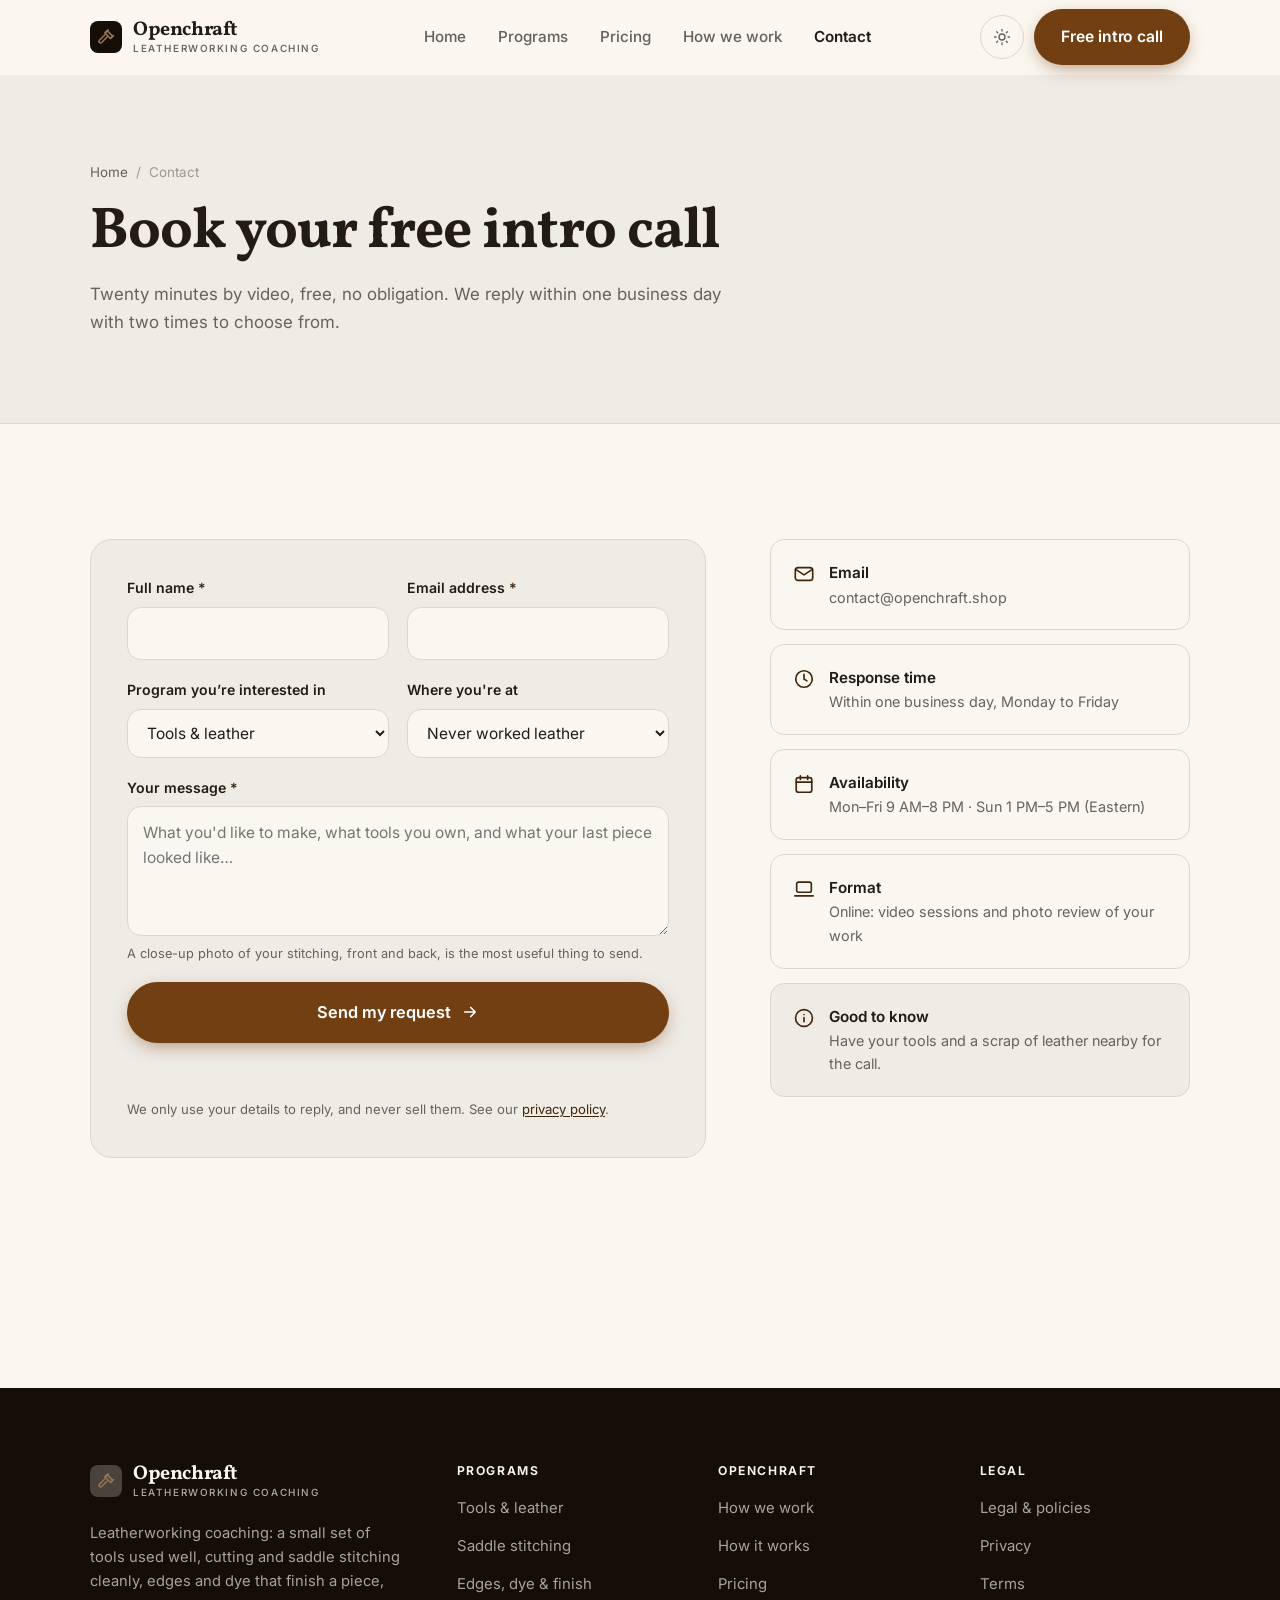
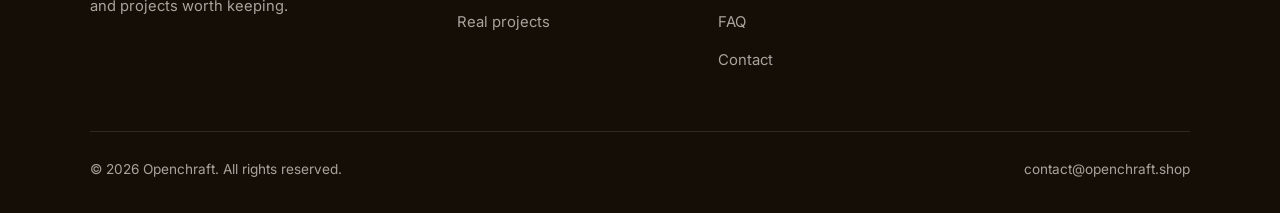
<file: contact.html>
<!DOCTYPE html>
<html lang="en" class="no-js">
<head>
<meta charset="utf-8">
<meta name="viewport" content="width=device-width, initial-scale=1">
<title>Contact — Openchraft</title>
<meta name="description" content="Book your free 20-minute intro call. We reply within one business day.">
<link rel="canonical" href="https://openchraft.shop/contact.html">

<meta property="og:type" content="website">
<meta property="og:url" content="https://openchraft.shop/contact.html">
<meta property="og:site_name" content="Openchraft">
<meta property="og:locale" content="en_US">
<meta property="og:title" content="Contact — Openchraft">
<meta property="og:description" content="Book your free 20-minute intro call. We reply within one business day.">
<meta name="theme-color" content="#150e06">

<link rel="icon" href="assets/img/favicon.svg" type="image/svg+xml">
<link rel="preconnect" href="https://fonts.googleapis.com">
<link rel="preconnect" href="https://fonts.gstatic.com" crossorigin>
<link rel="stylesheet" href="https://fonts.googleapis.com/css2?family=Vollkorn:wght@400..700&family=Inter:wght@400..700&display=swap">
<link rel="stylesheet" href="assets/css/style.css">

<!-- Thème appliqué avant le premier rendu (évite le flash) -->
<script>
document.documentElement.classList.remove('no-js');
(function(){try{var t=localStorage.getItem('site-theme');if(t){document.documentElement.setAttribute('data-theme',t);}}catch(e){}})();
</script>
</head>

<body>
<a class="skip-link" href="#main">Skip to main content</a>

<header class="site-header">
  <nav class="wrap nav" aria-label="Main navigation">
    <a class="brand" href="index.html">
      <svg class="brand__mark" viewBox="0 0 64 64" aria-hidden="true">
        <rect class="bm-bg" width="64" height="64" rx="16"/>
        <g class="bm-ic" transform="translate(14 14) scale(1.5)" fill="none" stroke-width="2.1" stroke-linecap="round" stroke-linejoin="round"><path d="M13.5 3.5 21 11l-3 3-7.5-7.5z"/><path d="M10.5 9 3.2 16.3a2.1 2.1 0 0 0 3 3L13.5 12"/><path d="M15 2.5 12 5.5M19.5 12.5 22 10"/></g>
      </svg>
      <span>Openchraft<span class="brand__sub">Leatherworking coaching</span></span>
    </a>

    <ul class="nav__links" id="nav-links">
      <li><a href="index.html">Home</a></li>
      <li><a href="programs.html">Programs</a></li>
      <li><a href="index.html#pricing">Pricing</a></li>
      <li><a href="about.html">How we work</a></li>
      <li><a href="contact.html" aria-current="page">Contact</a></li>
      <li><a class="btn btn--primary" href="contact.html">Free intro call</a></li>
    </ul>

    <div class="nav__cta">
      <button class="theme-toggle" type="button" aria-label="Switch to dark theme">
        <svg class="icon-sun" viewBox="0 0 24 24" fill="none" stroke="currentColor" stroke-width="1.8" stroke-linecap="round" aria-hidden="true"><circle cx="12" cy="12" r="4"/><path d="M12 2v2m0 16v2M2 12h2m16 0h2M4.9 4.9l1.4 1.4m11.4 11.4 1.4 1.4M19.1 4.9l-1.4 1.4M6.3 17.7l-1.4 1.4"/></svg>
        <svg class="icon-moon" viewBox="0 0 24 24" fill="none" stroke="currentColor" stroke-width="1.8" stroke-linecap="round" stroke-linejoin="round" aria-hidden="true"><path d="M21 12.8A9 9 0 1 1 11.2 3a7 7 0 0 0 9.8 9.8z"/></svg>
      </button>
      <a class="btn btn--primary" href="contact.html">Free intro call</a>
      <button class="nav__toggle" type="button" aria-expanded="false" aria-controls="nav-links" aria-label="Open menu">
        <svg class="icon-open" viewBox="0 0 24 24" fill="none" stroke="currentColor" stroke-width="2" stroke-linecap="round" aria-hidden="true"><path d="M3 6h18M3 12h18M3 18h18"/></svg>
        <svg class="icon-close" viewBox="0 0 24 24" fill="none" stroke="currentColor" stroke-width="2" stroke-linecap="round" aria-hidden="true"><path d="M6 6l12 12M18 6L6 18"/></svg>
      </button>
    </div>
  </nav>
</header>

<main id="main">

<section class="page-head">
  <div class="wrap">
    <nav class="breadcrumb" aria-label="Breadcrumb">
      <a href="index.html">Home</a><span>/</span><span aria-current="page">Contact</span>
    </nav>
    <h1>Book your free intro call</h1>
    <p>Twenty minutes by video, free, no obligation. We reply within one business day with two times to choose from.</p>
  </div>
</section>

<section class="section wrap">
  <div class="form-layout">

    <!--
      FORM: the action attribute holds a placeholder id. Create a free form at
      https://formspree.io and replace VOTRE_ID_FORMSPREE. Until then, the button
      opens the visitor's email app with a pre-filled message to contact@openchraft.shop.
    -->
    <form class="form" id="contact-form" action="https://formspree.io/f/VOTRE_ID_FORMSPREE" method="POST"
          data-email="contact@openchraft.shop" data-subject="Intro call request"
          data-msg-mail="Your email app will open with the message ready to send." data-msg-sending="Sending…"
          data-msg-ok="Thanks! Your message is on its way. We reply within one business day." data-msg-err="Sending failed. Please email us directly at">
      <div class="form__row">
        <div class="field">
          <label for="nom">Full name <span class="req" aria-hidden="true">*</span></label>
          <input type="text" id="nom" name="nom" autocomplete="name" required>
        </div>
        <div class="field">
          <label for="email">Email address <span class="req" aria-hidden="true">*</span></label>
          <input type="email" id="email" name="email" autocomplete="email" required>
        </div>
      </div>

      <div class="form__row">
        <div class="field">
          <label for="programme">Program you’re interested in</label>
          <select id="programme" name="programme">
            <option>Tools &amp; leather</option>
            <option>Saddle stitching</option>
            <option>Edges, dye &amp; finish</option>
            <option>Real projects</option>
            <option>Not sure yet</option>
          </select>
        </div>
        <div class="field">
          <label for="niveau">Where you're at</label>
          <select id="niveau" name="niveau">
            <option>Never worked leather</option>
            <option>Made a few things</option>
            <option>Stitching, want cleaner</option>
            <option>Planning a bag</option>
          </select>
        </div>
      </div>

      <div class="field">
        <label for="message">Your message <span class="req" aria-hidden="true">*</span></label>
        <textarea id="message" name="message" required placeholder="What you'd like to make, what tools you own, and what your last piece looked like…"></textarea>
        <span class="field__hint">A close-up photo of your stitching, front and back, is the most useful thing to send.</span>
      </div>

      <!-- Bot trap: hidden from humans -->
      <div class="visually-hidden" aria-hidden="true">
        <label for="site-web">Leave this field empty</label>
        <input type="text" id="site-web" name="_gotcha" tabindex="-1" autocomplete="off">
      </div>

      <button class="btn btn--primary btn--lg" type="submit">Send my request <svg viewBox="0 0 24 24" fill="none" stroke="currentColor" stroke-width="2.2" stroke-linecap="round" stroke-linejoin="round" aria-hidden="true"><path d="M5 12h14M13 6l6 6-6 6"/></svg></button>

      <p id="form-status" class="form__status" role="status" aria-live="polite"></p>

      <p class="form__note">
        We only use your details to reply, and never sell them. See our <a href="legal.html#privacy">privacy policy</a>.
      </p>
    </form>

    <aside class="contact-aside">
      <div class="contact-card">
        <svg viewBox="0 0 24 24" fill="none" stroke="currentColor" stroke-width="1.8" stroke-linecap="round" stroke-linejoin="round" aria-hidden="true"><rect x="2.5" y="5" width="19" height="14" rx="3"/><path d="M3 7l9 6 9-6"/></svg>
        <div><b>Email</b><a href="mailto:contact@openchraft.shop">contact@openchraft.shop</a></div>
      </div>
      <div class="contact-card">
        <svg viewBox="0 0 24 24" fill="none" stroke="currentColor" stroke-width="1.8" stroke-linecap="round" stroke-linejoin="round" aria-hidden="true"><circle cx="12" cy="12" r="9"/><path d="M12 7v5l3.2 2"/></svg>
        <div><b>Response time</b><span>Within one business day, Monday to Friday</span></div>
      </div>
      <div class="contact-card">
        <svg viewBox="0 0 24 24" fill="none" stroke="currentColor" stroke-width="1.8" stroke-linecap="round" stroke-linejoin="round" aria-hidden="true"><rect x="3.5" y="5" width="17" height="16" rx="2.5"/><path d="M8 3v4M16 3v4M3.5 10h17"/></svg>
        <div><b>Availability</b><span>Mon–Fri 9 AM–8 PM · Sun 1 PM–5 PM (Eastern)</span></div>
      </div>
      <div class="contact-card">
        <svg viewBox="0 0 24 24" fill="none" stroke="currentColor" stroke-width="1.8" stroke-linecap="round" stroke-linejoin="round" aria-hidden="true"><rect x="4" y="4.5" width="16" height="11" rx="2"/><path d="M2 19.5h20"/></svg>
        <div><b>Format</b><span>Online: video sessions and photo review of your work</span></div>
      </div>
      <div class="contact-card contact-card--soft">
        <svg viewBox="0 0 24 24" fill="none" stroke="currentColor" stroke-width="1.8" stroke-linecap="round" stroke-linejoin="round" aria-hidden="true"><circle cx="12" cy="12" r="9.2"/><path d="M12 16v-4.5M12 8.2v.1"/></svg>
        <div><b>Good to know</b><span>Have your tools and a scrap of leather nearby for the call.</span></div>
      </div>
    </aside>

  </div>
</section>

</main>

<footer class="site-footer">
  <div class="wrap">
    <div class="footer__grid">
      <div class="footer__brand">
        <a class="brand" href="index.html">
          <svg class="brand__mark" viewBox="0 0 64 64" aria-hidden="true">
        <rect class="bm-bg" width="64" height="64" rx="16"/>
        <g class="bm-ic" transform="translate(14 14) scale(1.5)" fill="none" stroke-width="2.1" stroke-linecap="round" stroke-linejoin="round"><path d="M13.5 3.5 21 11l-3 3-7.5-7.5z"/><path d="M10.5 9 3.2 16.3a2.1 2.1 0 0 0 3 3L13.5 12"/><path d="M15 2.5 12 5.5M19.5 12.5 22 10"/></g>
      </svg>
          <span>Openchraft<span class="brand__sub">Leatherworking coaching</span></span>
        </a>
        <p>Leatherworking coaching: a small set of tools used well, cutting and saddle stitching cleanly, edges and dye that finish a piece, and projects worth keeping.</p>
      </div>

      <div class="footer__col">
        <h4>Programs</h4>
        <ul>
          <li><a href="programs.html#tools">Tools &amp; leather</a></li>
          <li><a href="programs.html#stitch">Saddle stitching</a></li>
          <li><a href="programs.html#finish">Edges, dye &amp; finish</a></li>
          <li><a href="programs.html#projects">Real projects</a></li>
        </ul>
      </div>

      <div class="footer__col">
        <h4>Openchraft</h4>
        <ul>
          <li><a href="about.html">How we work</a></li>
          <li><a href="index.html#how-it-works">How it works</a></li>
          <li><a href="index.html#pricing">Pricing</a></li>
          <li><a href="index.html#faq">FAQ</a></li>
          <li><a href="contact.html">Contact</a></li>
        </ul>
      </div>

      <div class="footer__col">
        <h4>Legal</h4>
        <ul>
          <li><a href="legal.html">Legal &amp; policies</a></li>
          <li><a href="legal.html#privacy">Privacy</a></li>
          <li><a href="legal.html#terms">Terms</a></li>
        </ul>
      </div>
    </div>

    <div class="footer__bottom">
      <p>© <span data-year>2026</span> Openchraft. All rights reserved.</p>
      <p><a href="mailto:contact@openchraft.shop">contact@openchraft.shop</a></p>
    </div>
  </div>
</footer>

<script src="assets/js/main.js" defer></script>
</body>
</html>
</file>
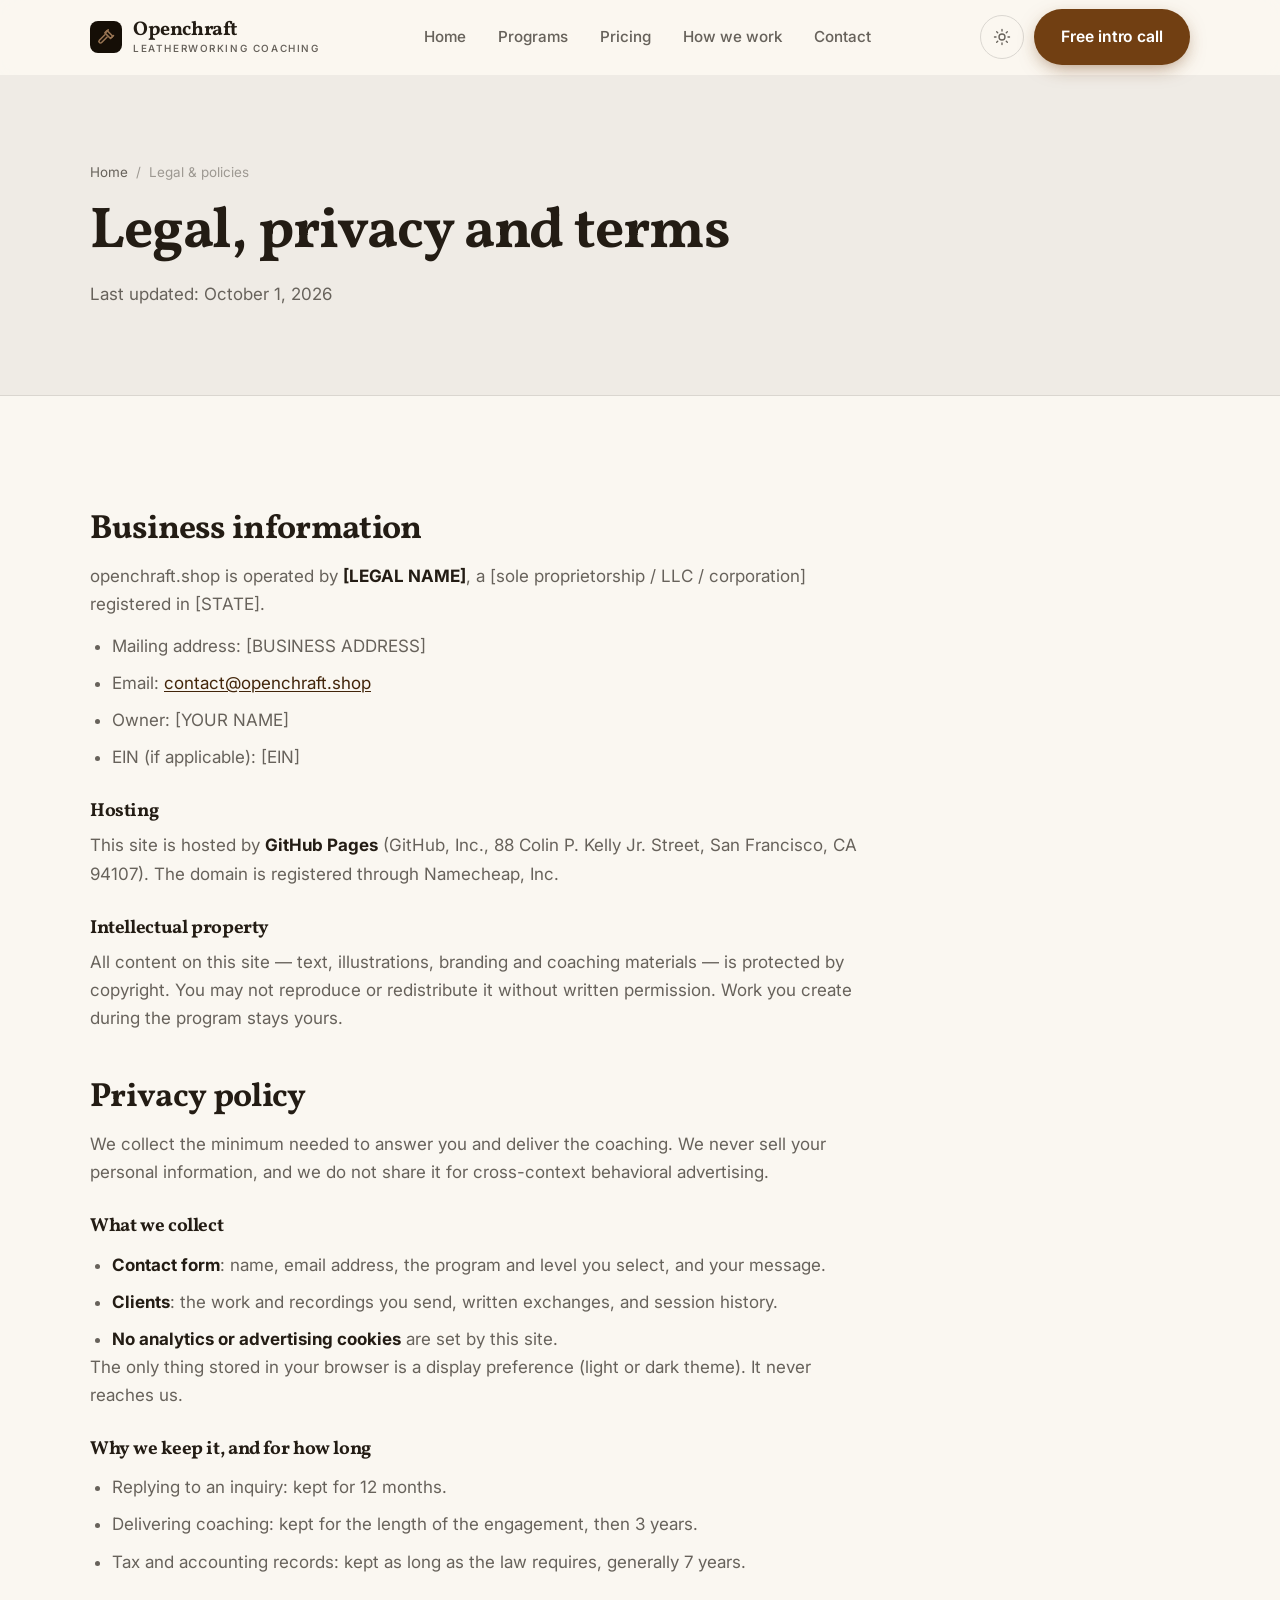
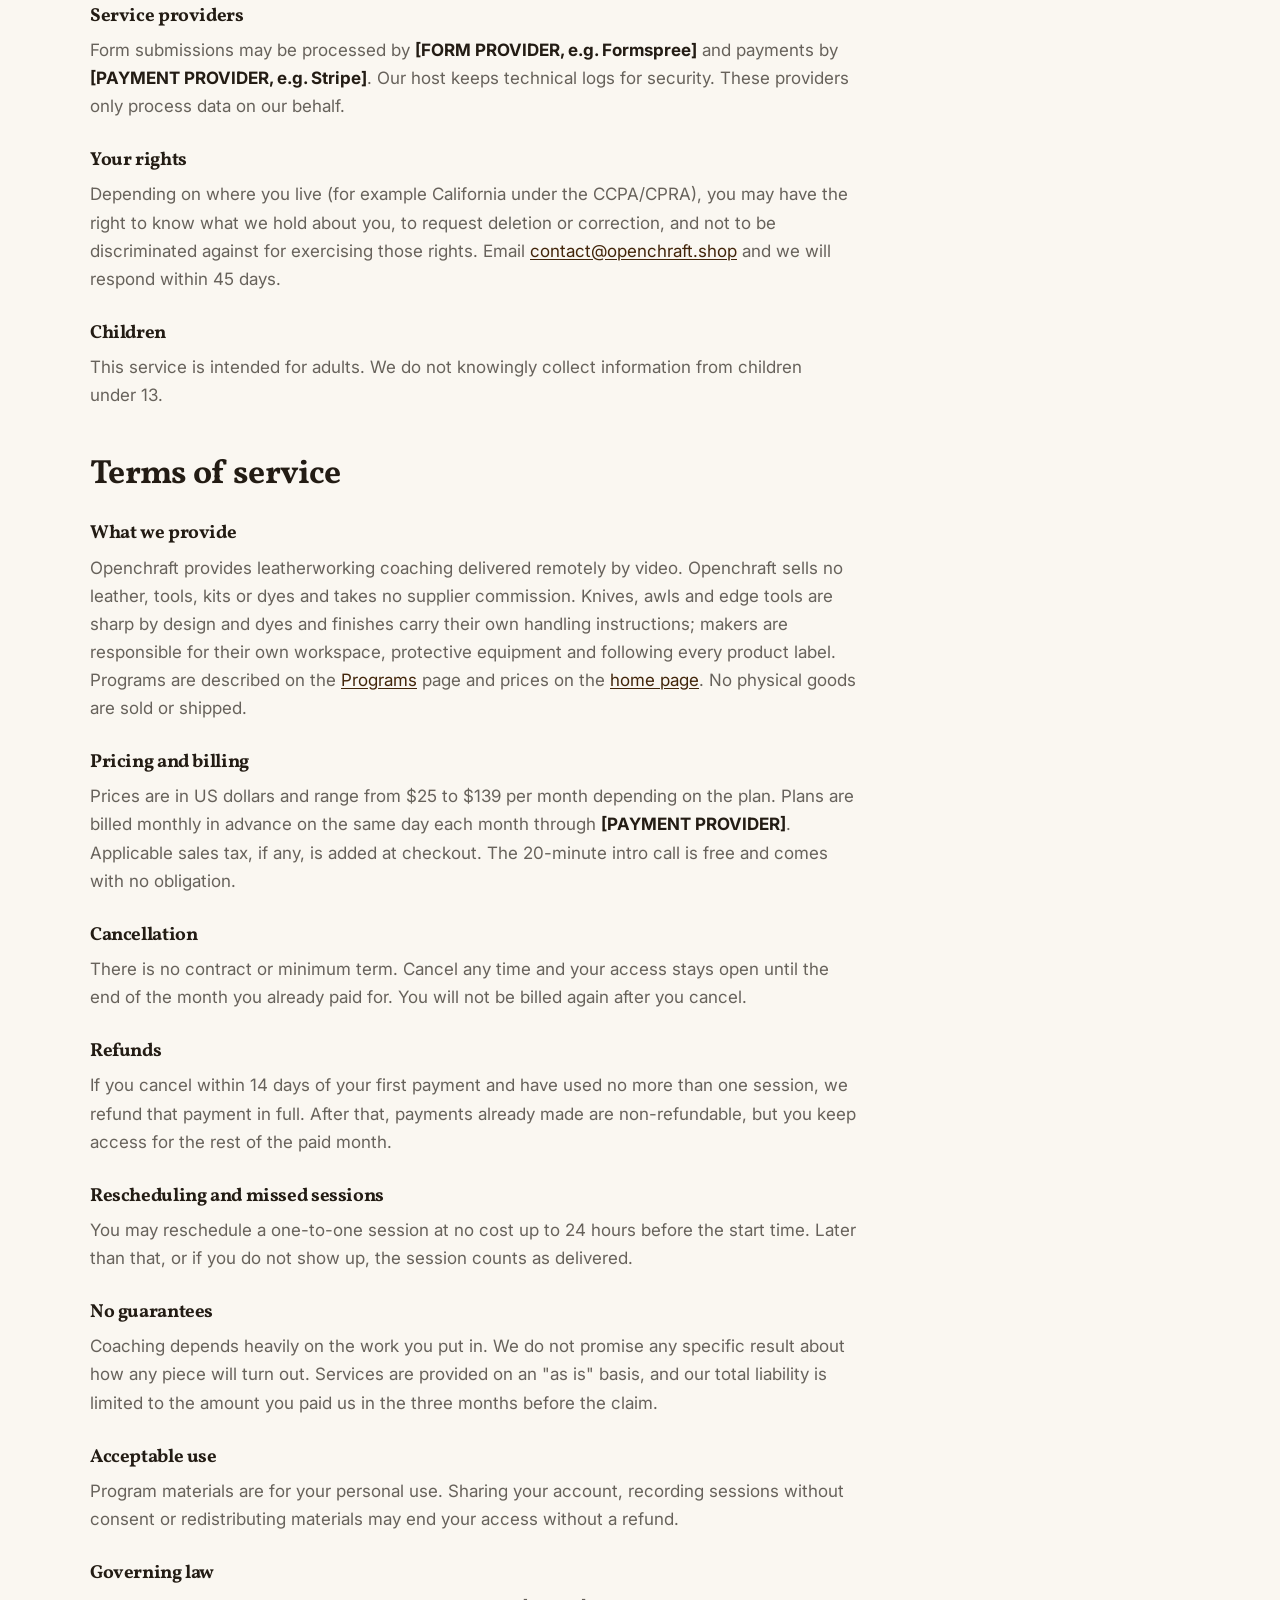
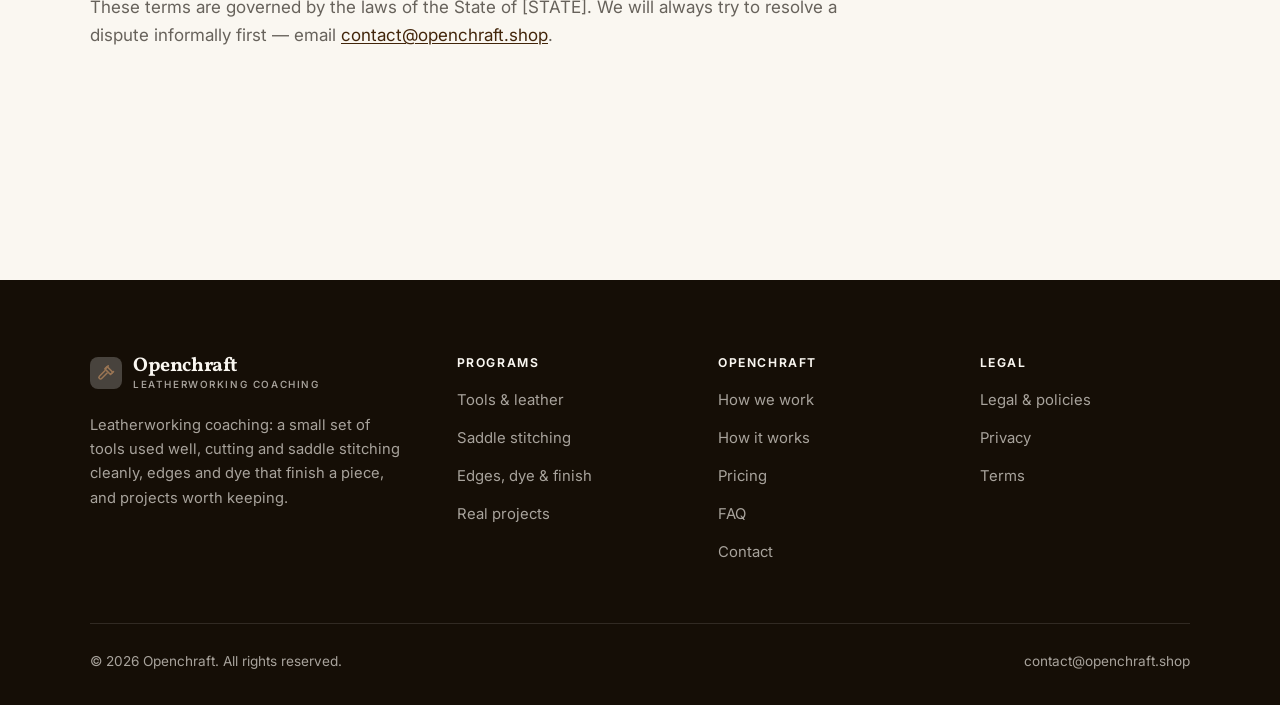
<file: legal.html>
<!DOCTYPE html>
<html lang="en" class="no-js">
<head>
<meta charset="utf-8">
<meta name="viewport" content="width=device-width, initial-scale=1">
<title>Legal, privacy and terms — Openchraft</title>
<meta name="description" content="Business information, privacy policy and terms of service for Openchraft.">
<meta name="robots" content="noindex">

<meta property="og:type" content="website">
<meta property="og:url" content="https://openchraft.shop/legal.html">
<meta property="og:site_name" content="Openchraft">
<meta property="og:locale" content="en_US">
<meta property="og:title" content="Legal, privacy and terms — Openchraft">
<meta property="og:description" content="Business information, privacy policy and terms of service for Openchraft.">
<meta name="theme-color" content="#150e06">

<link rel="icon" href="assets/img/favicon.svg" type="image/svg+xml">
<link rel="preconnect" href="https://fonts.googleapis.com">
<link rel="preconnect" href="https://fonts.gstatic.com" crossorigin>
<link rel="stylesheet" href="https://fonts.googleapis.com/css2?family=Vollkorn:wght@400..700&family=Inter:wght@400..700&display=swap">
<link rel="stylesheet" href="assets/css/style.css">

<!-- Thème appliqué avant le premier rendu (évite le flash) -->
<script>
document.documentElement.classList.remove('no-js');
(function(){try{var t=localStorage.getItem('site-theme');if(t){document.documentElement.setAttribute('data-theme',t);}}catch(e){}})();
</script>
</head>

<body>
<a class="skip-link" href="#main">Skip to main content</a>

<header class="site-header">
  <nav class="wrap nav" aria-label="Main navigation">
    <a class="brand" href="index.html">
      <svg class="brand__mark" viewBox="0 0 64 64" aria-hidden="true">
        <rect class="bm-bg" width="64" height="64" rx="16"/>
        <g class="bm-ic" transform="translate(14 14) scale(1.5)" fill="none" stroke-width="2.1" stroke-linecap="round" stroke-linejoin="round"><path d="M13.5 3.5 21 11l-3 3-7.5-7.5z"/><path d="M10.5 9 3.2 16.3a2.1 2.1 0 0 0 3 3L13.5 12"/><path d="M15 2.5 12 5.5M19.5 12.5 22 10"/></g>
      </svg>
      <span>Openchraft<span class="brand__sub">Leatherworking coaching</span></span>
    </a>

    <ul class="nav__links" id="nav-links">
      <li><a href="index.html">Home</a></li>
      <li><a href="programs.html">Programs</a></li>
      <li><a href="index.html#pricing">Pricing</a></li>
      <li><a href="about.html">How we work</a></li>
      <li><a href="contact.html">Contact</a></li>
      <li><a class="btn btn--primary" href="contact.html">Free intro call</a></li>
    </ul>

    <div class="nav__cta">
      <button class="theme-toggle" type="button" aria-label="Switch to dark theme">
        <svg class="icon-sun" viewBox="0 0 24 24" fill="none" stroke="currentColor" stroke-width="1.8" stroke-linecap="round" aria-hidden="true"><circle cx="12" cy="12" r="4"/><path d="M12 2v2m0 16v2M2 12h2m16 0h2M4.9 4.9l1.4 1.4m11.4 11.4 1.4 1.4M19.1 4.9l-1.4 1.4M6.3 17.7l-1.4 1.4"/></svg>
        <svg class="icon-moon" viewBox="0 0 24 24" fill="none" stroke="currentColor" stroke-width="1.8" stroke-linecap="round" stroke-linejoin="round" aria-hidden="true"><path d="M21 12.8A9 9 0 1 1 11.2 3a7 7 0 0 0 9.8 9.8z"/></svg>
      </button>
      <a class="btn btn--primary" href="contact.html">Free intro call</a>
      <button class="nav__toggle" type="button" aria-expanded="false" aria-controls="nav-links" aria-label="Open menu">
        <svg class="icon-open" viewBox="0 0 24 24" fill="none" stroke="currentColor" stroke-width="2" stroke-linecap="round" aria-hidden="true"><path d="M3 6h18M3 12h18M3 18h18"/></svg>
        <svg class="icon-close" viewBox="0 0 24 24" fill="none" stroke="currentColor" stroke-width="2" stroke-linecap="round" aria-hidden="true"><path d="M6 6l12 12M18 6L6 18"/></svg>
      </button>
    </div>
  </nav>
</header>

<main id="main">

<section class="page-head">
  <div class="wrap">
    <nav class="breadcrumb" aria-label="Breadcrumb">
      <a href="index.html">Home</a><span>/</span><span aria-current="page">Legal &amp; policies</span>
    </nav>
    <h1>Legal, privacy and terms</h1>
    <p>Last updated: <time datetime="2026-10-01">October 1, 2026</time></p>
  </div>
</section>

<section class="section wrap">
  <div class="prose">

    <!--
      TO DO: this is a skeleton, not legal advice. Replace every [BRACKET] with
      your real details before selling, and have a lawyer review it if you can.
      Consumer protection rules differ by state.
    -->

    <h2 id="business">Business information</h2>
    <p>
      openchraft.shop is operated by <strong>[LEGAL NAME]</strong>, a [sole proprietorship / LLC / corporation]
      registered in [STATE].
    </p>
    <ul>
      <li>Mailing address: [BUSINESS ADDRESS]</li>
      <li>Email: <a href="mailto:contact@openchraft.shop">contact@openchraft.shop</a></li>
      <li>Owner: [YOUR NAME]</li>
      <li>EIN (if applicable): [EIN]</li>
    </ul>

    <h3>Hosting</h3>
    <p>
      This site is hosted by <strong>GitHub Pages</strong> (GitHub, Inc., 88 Colin P. Kelly Jr. Street,
      San Francisco, CA 94107). The domain is registered through Namecheap, Inc.
    </p>

    <h3>Intellectual property</h3>
    <p>
      All content on this site — text, illustrations, branding and coaching materials — is protected by
      copyright. You may not reproduce or redistribute it without written permission. Work you create during
      the program stays yours.
    </p>

    <h2 id="privacy">Privacy policy</h2>
    <p>
      We collect the minimum needed to answer you and deliver the coaching. We never sell your personal
      information, and we do not share it for cross-context behavioral advertising.
    </p>
    <h3>What we collect</h3>
    <ul>
      <li><strong>Contact form</strong>: name, email address, the program and level you select, and your message.</li>
      <li><strong>Clients</strong>: the work and recordings you send, written exchanges, and session history.</li>
      <li><strong>No analytics or advertising cookies</strong> are set by this site.</li>
    </ul>
    <p>
      The only thing stored in your browser is a display preference (light or dark theme). It never reaches us.
    </p>
    <h3>Why we keep it, and for how long</h3>
    <ul>
      <li>Replying to an inquiry: kept for 12 months.</li>
      <li>Delivering coaching: kept for the length of the engagement, then 3 years.</li>
      <li>Tax and accounting records: kept as long as the law requires, generally 7 years.</li>
    </ul>
    <h3>Service providers</h3>
    <p>
      Form submissions may be processed by <strong>[FORM PROVIDER, e.g. Formspree]</strong> and payments by
      <strong>[PAYMENT PROVIDER, e.g. Stripe]</strong>. Our host keeps technical logs for security. These
      providers only process data on our behalf.
    </p>
    <h3>Your rights</h3>
    <p>
      Depending on where you live (for example California under the CCPA/CPRA), you may have the right to
      know what we hold about you, to request deletion or correction, and not to be discriminated against for
      exercising those rights. Email <a href="mailto:contact@openchraft.shop">contact@openchraft.shop</a> and we will respond within 45 days.
    </p>
    <h3>Children</h3>
    <p>
      This service is intended for adults. We do not knowingly collect information from children under 13.
    </p>

    <h2 id="terms">Terms of service</h2>
    <h3>What we provide</h3>
    <p>
      Openchraft provides leatherworking coaching delivered remotely by video. Openchraft sells no leather, tools, kits or dyes and takes no supplier commission. Knives, awls and edge tools are sharp by design and dyes and finishes carry their own handling instructions; makers are responsible for their own workspace, protective equipment and following every product label. Programs are described on the
      <a href="programs.html">Programs</a> page and prices on the <a href="index.html#pricing">home page</a>.
      No physical goods are sold or shipped.
    </p>
    <h3>Pricing and billing</h3>
    <p>
      Prices are in US dollars and range from $25 to $139 per month
      depending on the plan. Plans are billed monthly in advance on the same day each month through
      <strong>[PAYMENT PROVIDER]</strong>. Applicable sales tax, if any, is added at checkout.
      The 20-minute intro call is free and comes with no obligation.
    </p>
    <h3>Cancellation</h3>
    <p>
      There is no contract or minimum term. Cancel any time and your access stays open until the end of the
      month you already paid for. You will not be billed again after you cancel.
    </p>
    <h3>Refunds</h3>
    <p>
      If you cancel within 14 days of your first payment and have used no more than one session, we refund
      that payment in full. After that, payments already made are non-refundable, but you keep access for the
      rest of the paid month.
    </p>
    <h3>Rescheduling and missed sessions</h3>
    <p>
      You may reschedule a one-to-one session at no cost up to 24 hours before the start time. Later than
      that, or if you do not show up, the session counts as delivered.
    </p>
    <h3>No guarantees</h3>
    <p>
      Coaching depends heavily on the work you put in. We do not promise any specific result
      about how any piece will turn out. Services are provided on an "as is" basis, and our total
      liability is limited to the amount you paid us in the three months before the claim.
    </p>
    <h3>Acceptable use</h3>
    <p>
      Program materials are for your personal use. Sharing your account, recording sessions without consent
      or redistributing materials may end your access without a refund.
    </p>
    <h3>Governing law</h3>
    <p>
      These terms are governed by the laws of the State of [STATE]. We will always try to resolve a dispute
      informally first — email <a href="mailto:contact@openchraft.shop">contact@openchraft.shop</a>.
    </p>

  </div>
</section>

</main>

<footer class="site-footer">
  <div class="wrap">
    <div class="footer__grid">
      <div class="footer__brand">
        <a class="brand" href="index.html">
          <svg class="brand__mark" viewBox="0 0 64 64" aria-hidden="true">
        <rect class="bm-bg" width="64" height="64" rx="16"/>
        <g class="bm-ic" transform="translate(14 14) scale(1.5)" fill="none" stroke-width="2.1" stroke-linecap="round" stroke-linejoin="round"><path d="M13.5 3.5 21 11l-3 3-7.5-7.5z"/><path d="M10.5 9 3.2 16.3a2.1 2.1 0 0 0 3 3L13.5 12"/><path d="M15 2.5 12 5.5M19.5 12.5 22 10"/></g>
      </svg>
          <span>Openchraft<span class="brand__sub">Leatherworking coaching</span></span>
        </a>
        <p>Leatherworking coaching: a small set of tools used well, cutting and saddle stitching cleanly, edges and dye that finish a piece, and projects worth keeping.</p>
      </div>

      <div class="footer__col">
        <h4>Programs</h4>
        <ul>
          <li><a href="programs.html#tools">Tools &amp; leather</a></li>
          <li><a href="programs.html#stitch">Saddle stitching</a></li>
          <li><a href="programs.html#finish">Edges, dye &amp; finish</a></li>
          <li><a href="programs.html#projects">Real projects</a></li>
        </ul>
      </div>

      <div class="footer__col">
        <h4>Openchraft</h4>
        <ul>
          <li><a href="about.html">How we work</a></li>
          <li><a href="index.html#how-it-works">How it works</a></li>
          <li><a href="index.html#pricing">Pricing</a></li>
          <li><a href="index.html#faq">FAQ</a></li>
          <li><a href="contact.html">Contact</a></li>
        </ul>
      </div>

      <div class="footer__col">
        <h4>Legal</h4>
        <ul>
          <li><a href="legal.html">Legal &amp; policies</a></li>
          <li><a href="legal.html#privacy">Privacy</a></li>
          <li><a href="legal.html#terms">Terms</a></li>
        </ul>
      </div>
    </div>

    <div class="footer__bottom">
      <p>© <span data-year>2026</span> Openchraft. All rights reserved.</p>
      <p><a href="mailto:contact@openchraft.shop">contact@openchraft.shop</a></p>
    </div>
  </div>
</footer>

<script src="assets/js/main.js" defer></script>
</body>
</html>
</file>
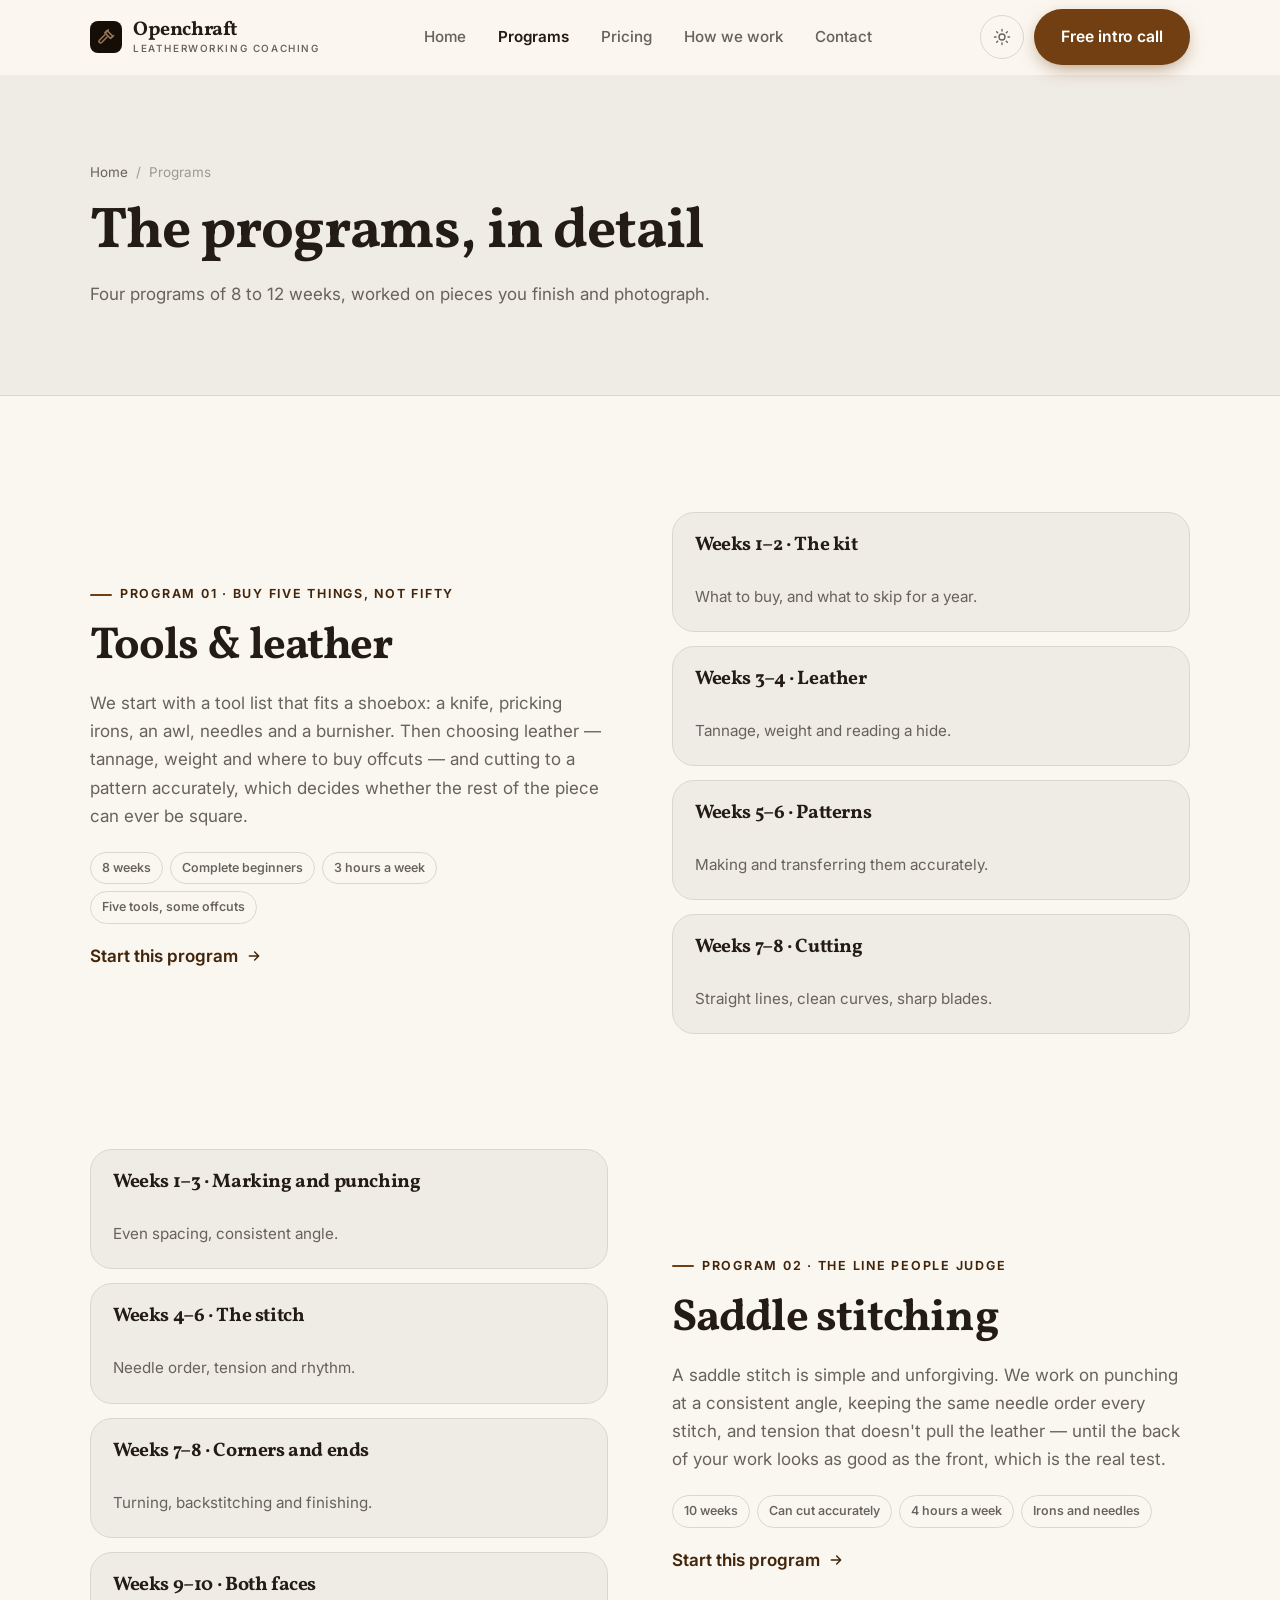
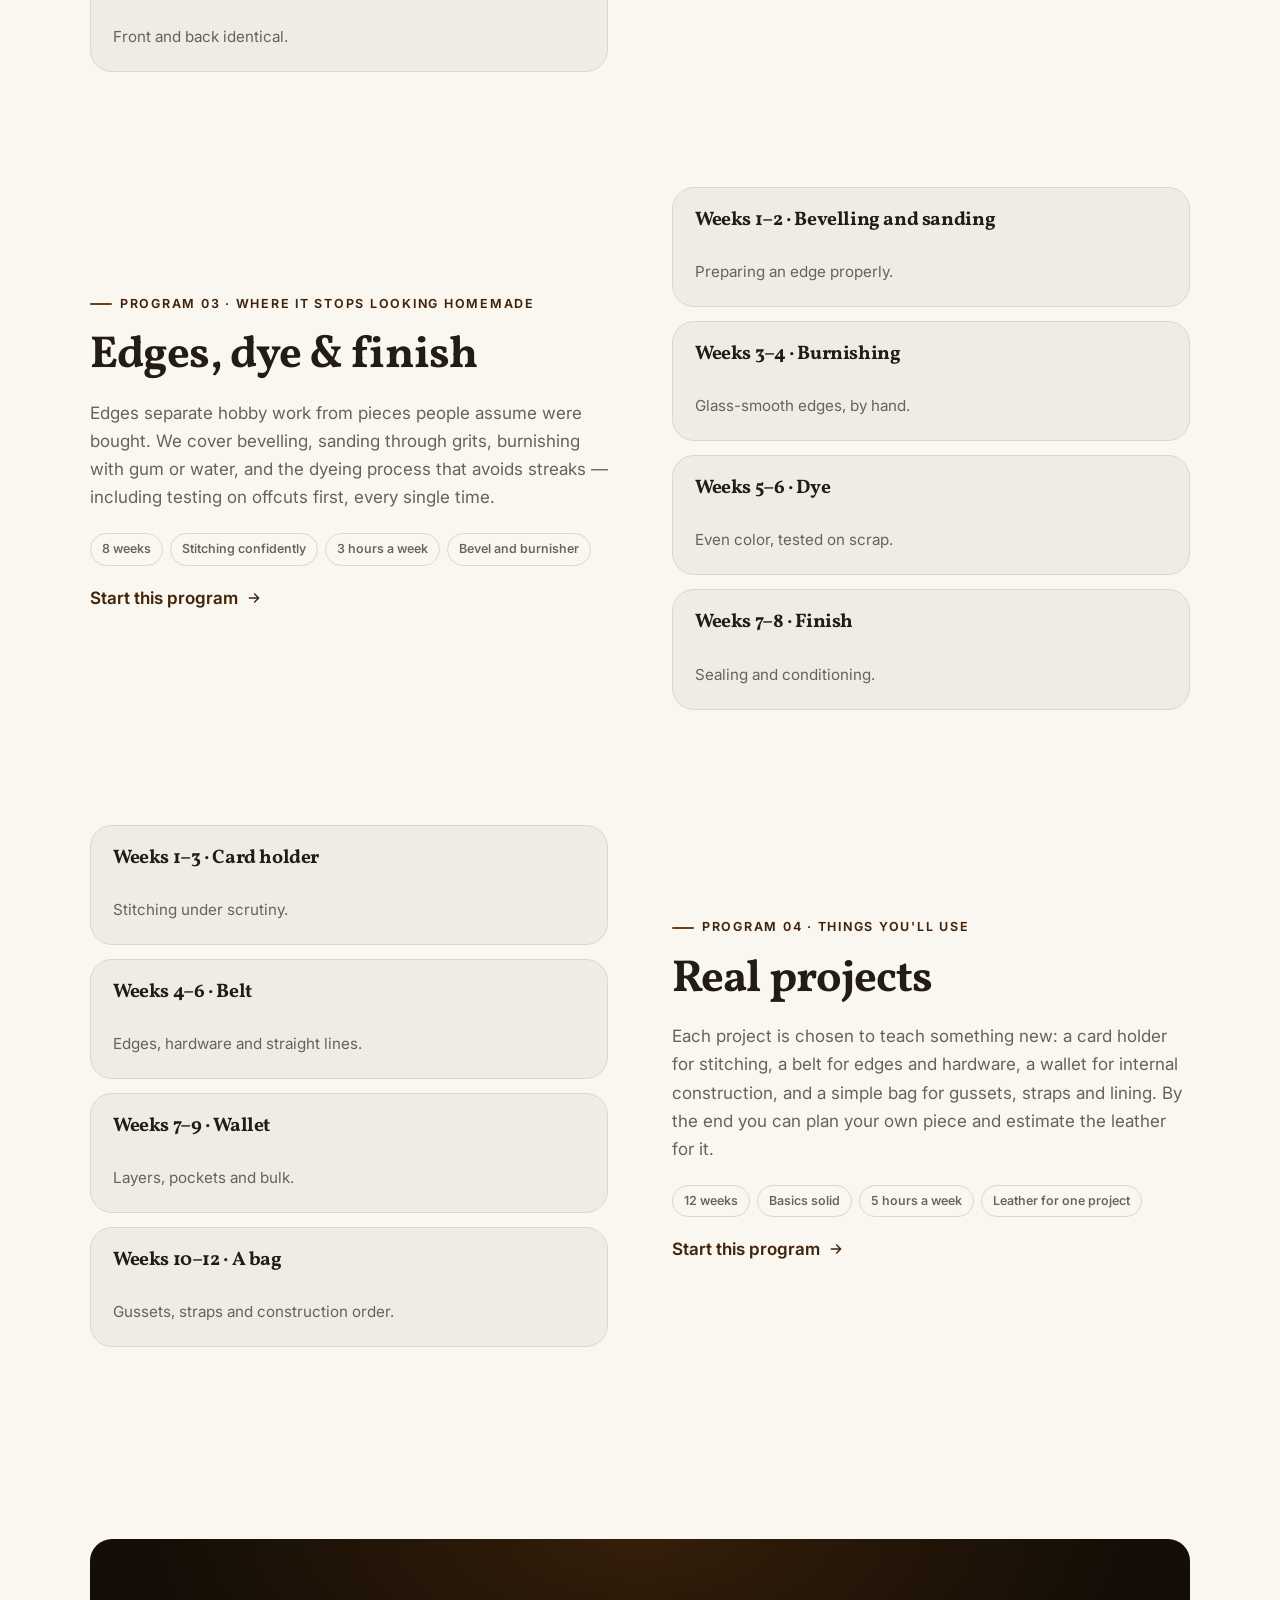
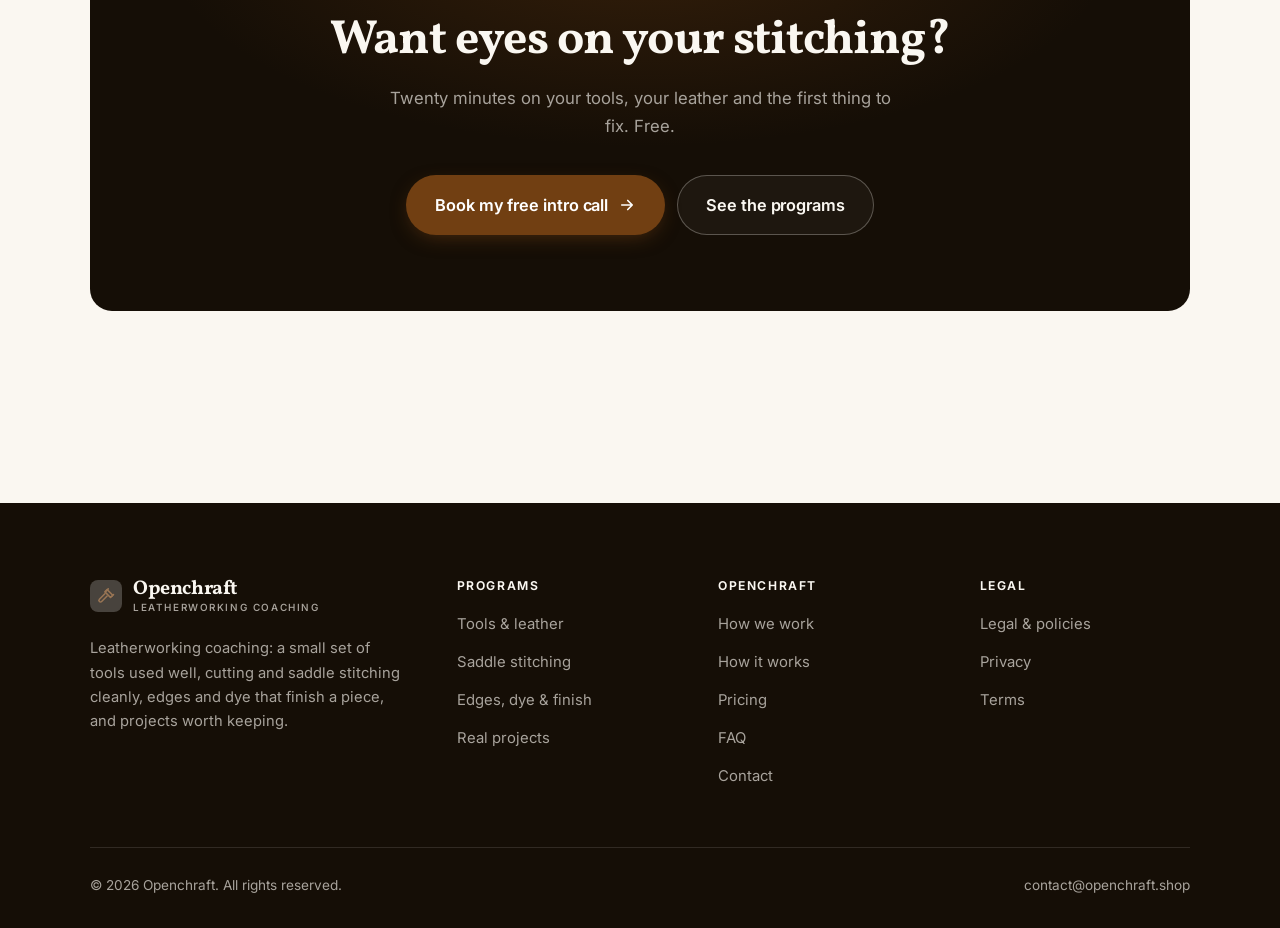
<file: programs.html>
<!DOCTYPE html>
<html lang="en" class="no-js">
<head>
<meta charset="utf-8">
<meta name="viewport" content="width=device-width, initial-scale=1">
<title>Programs — Openchraft</title>
<meta name="description" content="Leatherworking coaching programs: tools and leather, saddle stitching, edges and dye, real projects.">
<link rel="canonical" href="https://openchraft.shop/programs.html">

<meta property="og:type" content="website">
<meta property="og:url" content="https://openchraft.shop/programs.html">
<meta property="og:site_name" content="Openchraft">
<meta property="og:locale" content="en_US">
<meta property="og:title" content="Programs — Openchraft">
<meta property="og:description" content="Leatherworking coaching programs: tools and leather, saddle stitching, edges and dye, real projects.">
<meta name="theme-color" content="#150e06">

<link rel="icon" href="assets/img/favicon.svg" type="image/svg+xml">
<link rel="preconnect" href="https://fonts.googleapis.com">
<link rel="preconnect" href="https://fonts.gstatic.com" crossorigin>
<link rel="stylesheet" href="https://fonts.googleapis.com/css2?family=Vollkorn:wght@400..700&family=Inter:wght@400..700&display=swap">
<link rel="stylesheet" href="assets/css/style.css">

<!-- Thème appliqué avant le premier rendu (évite le flash) -->
<script>
document.documentElement.classList.remove('no-js');
(function(){try{var t=localStorage.getItem('site-theme');if(t){document.documentElement.setAttribute('data-theme',t);}}catch(e){}})();
</script>
</head>

<body>
<a class="skip-link" href="#main">Skip to main content</a>

<header class="site-header">
  <nav class="wrap nav" aria-label="Main navigation">
    <a class="brand" href="index.html">
      <svg class="brand__mark" viewBox="0 0 64 64" aria-hidden="true">
        <rect class="bm-bg" width="64" height="64" rx="16"/>
        <g class="bm-ic" transform="translate(14 14) scale(1.5)" fill="none" stroke-width="2.1" stroke-linecap="round" stroke-linejoin="round"><path d="M13.5 3.5 21 11l-3 3-7.5-7.5z"/><path d="M10.5 9 3.2 16.3a2.1 2.1 0 0 0 3 3L13.5 12"/><path d="M15 2.5 12 5.5M19.5 12.5 22 10"/></g>
      </svg>
      <span>Openchraft<span class="brand__sub">Leatherworking coaching</span></span>
    </a>

    <ul class="nav__links" id="nav-links">
      <li><a href="index.html">Home</a></li>
      <li><a href="programs.html" aria-current="page">Programs</a></li>
      <li><a href="index.html#pricing">Pricing</a></li>
      <li><a href="about.html">How we work</a></li>
      <li><a href="contact.html">Contact</a></li>
      <li><a class="btn btn--primary" href="contact.html">Free intro call</a></li>
    </ul>

    <div class="nav__cta">
      <button class="theme-toggle" type="button" aria-label="Switch to dark theme">
        <svg class="icon-sun" viewBox="0 0 24 24" fill="none" stroke="currentColor" stroke-width="1.8" stroke-linecap="round" aria-hidden="true"><circle cx="12" cy="12" r="4"/><path d="M12 2v2m0 16v2M2 12h2m16 0h2M4.9 4.9l1.4 1.4m11.4 11.4 1.4 1.4M19.1 4.9l-1.4 1.4M6.3 17.7l-1.4 1.4"/></svg>
        <svg class="icon-moon" viewBox="0 0 24 24" fill="none" stroke="currentColor" stroke-width="1.8" stroke-linecap="round" stroke-linejoin="round" aria-hidden="true"><path d="M21 12.8A9 9 0 1 1 11.2 3a7 7 0 0 0 9.8 9.8z"/></svg>
      </button>
      <a class="btn btn--primary" href="contact.html">Free intro call</a>
      <button class="nav__toggle" type="button" aria-expanded="false" aria-controls="nav-links" aria-label="Open menu">
        <svg class="icon-open" viewBox="0 0 24 24" fill="none" stroke="currentColor" stroke-width="2" stroke-linecap="round" aria-hidden="true"><path d="M3 6h18M3 12h18M3 18h18"/></svg>
        <svg class="icon-close" viewBox="0 0 24 24" fill="none" stroke="currentColor" stroke-width="2" stroke-linecap="round" aria-hidden="true"><path d="M6 6l12 12M18 6L6 18"/></svg>
      </button>
    </div>
  </nav>
</header>

<main id="main">

<section class="page-head">
  <div class="wrap">
    <nav class="breadcrumb" aria-label="Breadcrumb">
      <a href="index.html">Home</a><span>/</span><span aria-current="page">Programs</span>
    </nav>
    <h1>The programs, in detail</h1>
    <p>Four programs of 8 to 12 weeks, worked on pieces you finish and photograph.</p>
  </div>
</section>

<section class="section wrap" id="tools">
  <div class="split reveal">
    <div>
      <span class="eyebrow">Program 01 · Buy five things, not fifty</span>
      <h2>Tools &amp; leather</h2>
      <p>We start with a tool list that fits a shoebox: a knife, pricking irons, an awl, needles and a burnisher. Then choosing leather — tannage, weight and where to buy offcuts — and cutting to a pattern accurately, which decides whether the rest of the piece can ever be square.</p>
      <ul class="tags"><li>8 weeks</li><li>Complete beginners</li><li>3 hours a week</li><li>Five tools, some offcuts</li></ul>
      <p><a class="arrow-link" href="contact.html">Start this program <svg viewBox="0 0 24 24" fill="none" stroke="currentColor" stroke-width="2.2" stroke-linecap="round" stroke-linejoin="round" aria-hidden="true"><path d="M5 12h14M13 6l6 6-6 6"/></svg></a></p>
    </div>
    <div class="grid grid--2 grid--tight">
      <article class="card card--sm">
        <h3>Weeks 1–2 · The kit</h3>
        <p>What to buy, and what to skip for a year.</p>
      </article>
      <article class="card card--sm">
        <h3>Weeks 3–4 · Leather</h3>
        <p>Tannage, weight and reading a hide.</p>
      </article>
      <article class="card card--sm">
        <h3>Weeks 5–6 · Patterns</h3>
        <p>Making and transferring them accurately.</p>
      </article>
      <article class="card card--sm">
        <h3>Weeks 7–8 · Cutting</h3>
        <p>Straight lines, clean curves, sharp blades.</p>
      </article>
    </div>
  </div>
</section>

<section class="section section--flush wrap" id="stitch">
  <div class="split reveal">
    <div class="grid grid--2 grid--tight">
      <article class="card card--sm">
        <h3>Weeks 1–3 · Marking and punching</h3>
        <p>Even spacing, consistent angle.</p>
      </article>
      <article class="card card--sm">
        <h3>Weeks 4–6 · The stitch</h3>
        <p>Needle order, tension and rhythm.</p>
      </article>
      <article class="card card--sm">
        <h3>Weeks 7–8 · Corners and ends</h3>
        <p>Turning, backstitching and finishing.</p>
      </article>
      <article class="card card--sm">
        <h3>Weeks 9–10 · Both faces</h3>
        <p>Front and back identical.</p>
      </article>
    </div>
    <div>
      <span class="eyebrow">Program 02 · The line people judge</span>
      <h2>Saddle stitching</h2>
      <p>A saddle stitch is simple and unforgiving. We work on punching at a consistent angle, keeping the same needle order every stitch, and tension that doesn't pull the leather — until the back of your work looks as good as the front, which is the real test.</p>
      <ul class="tags"><li>10 weeks</li><li>Can cut accurately</li><li>4 hours a week</li><li>Irons and needles</li></ul>
      <p><a class="arrow-link" href="contact.html">Start this program <svg viewBox="0 0 24 24" fill="none" stroke="currentColor" stroke-width="2.2" stroke-linecap="round" stroke-linejoin="round" aria-hidden="true"><path d="M5 12h14M13 6l6 6-6 6"/></svg></a></p>
    </div>
  </div>
</section>

<section class="section section--flush wrap" id="finish">
  <div class="split reveal">
    <div>
      <span class="eyebrow">Program 03 · Where it stops looking homemade</span>
      <h2>Edges, dye &amp; finish</h2>
      <p>Edges separate hobby work from pieces people assume were bought. We cover bevelling, sanding through grits, burnishing with gum or water, and the dyeing process that avoids streaks — including testing on offcuts first, every single time.</p>
      <ul class="tags"><li>8 weeks</li><li>Stitching confidently</li><li>3 hours a week</li><li>Bevel and burnisher</li></ul>
      <p><a class="arrow-link" href="contact.html">Start this program <svg viewBox="0 0 24 24" fill="none" stroke="currentColor" stroke-width="2.2" stroke-linecap="round" stroke-linejoin="round" aria-hidden="true"><path d="M5 12h14M13 6l6 6-6 6"/></svg></a></p>
    </div>
    <div class="grid grid--2 grid--tight">
      <article class="card card--sm">
        <h3>Weeks 1–2 · Bevelling and sanding</h3>
        <p>Preparing an edge properly.</p>
      </article>
      <article class="card card--sm">
        <h3>Weeks 3–4 · Burnishing</h3>
        <p>Glass-smooth edges, by hand.</p>
      </article>
      <article class="card card--sm">
        <h3>Weeks 5–6 · Dye</h3>
        <p>Even color, tested on scrap.</p>
      </article>
      <article class="card card--sm">
        <h3>Weeks 7–8 · Finish</h3>
        <p>Sealing and conditioning.</p>
      </article>
    </div>
  </div>
</section>

<section class="section section--flush wrap" id="projects">
  <div class="split reveal">
    <div class="grid grid--2 grid--tight">
      <article class="card card--sm">
        <h3>Weeks 1–3 · Card holder</h3>
        <p>Stitching under scrutiny.</p>
      </article>
      <article class="card card--sm">
        <h3>Weeks 4–6 · Belt</h3>
        <p>Edges, hardware and straight lines.</p>
      </article>
      <article class="card card--sm">
        <h3>Weeks 7–9 · Wallet</h3>
        <p>Layers, pockets and bulk.</p>
      </article>
      <article class="card card--sm">
        <h3>Weeks 10–12 · A bag</h3>
        <p>Gussets, straps and construction order.</p>
      </article>
    </div>
    <div>
      <span class="eyebrow">Program 04 · Things you'll use</span>
      <h2>Real projects</h2>
      <p>Each project is chosen to teach something new: a card holder for stitching, a belt for edges and hardware, a wallet for internal construction, and a simple bag for gussets, straps and lining. By the end you can plan your own piece and estimate the leather for it.</p>
      <ul class="tags"><li>12 weeks</li><li>Basics solid</li><li>5 hours a week</li><li>Leather for one project</li></ul>
      <p><a class="arrow-link" href="contact.html">Start this program <svg viewBox="0 0 24 24" fill="none" stroke="currentColor" stroke-width="2.2" stroke-linecap="round" stroke-linejoin="round" aria-hidden="true"><path d="M5 12h14M13 6l6 6-6 6"/></svg></a></p>
    </div>
  </div>
</section>

<section class="wrap section--tight">
  <div class="cta-band reveal">
    <h2>Want eyes on your stitching?</h2>
    <p>Twenty minutes on your tools, your leather and the first thing to fix. Free.</p>
    <div class="hero__actions">
      <a class="btn btn--primary btn--lg" href="contact.html">Book my free intro call <svg viewBox="0 0 24 24" fill="none" stroke="currentColor" stroke-width="2.2" stroke-linecap="round" stroke-linejoin="round" aria-hidden="true"><path d="M5 12h14M13 6l6 6-6 6"/></svg></a>
      <a class="btn btn--on-dark btn--lg" href="programs.html">See the programs</a>
    </div>
  </div>
</section>

</main>

<footer class="site-footer">
  <div class="wrap">
    <div class="footer__grid">
      <div class="footer__brand">
        <a class="brand" href="index.html">
          <svg class="brand__mark" viewBox="0 0 64 64" aria-hidden="true">
        <rect class="bm-bg" width="64" height="64" rx="16"/>
        <g class="bm-ic" transform="translate(14 14) scale(1.5)" fill="none" stroke-width="2.1" stroke-linecap="round" stroke-linejoin="round"><path d="M13.5 3.5 21 11l-3 3-7.5-7.5z"/><path d="M10.5 9 3.2 16.3a2.1 2.1 0 0 0 3 3L13.5 12"/><path d="M15 2.5 12 5.5M19.5 12.5 22 10"/></g>
      </svg>
          <span>Openchraft<span class="brand__sub">Leatherworking coaching</span></span>
        </a>
        <p>Leatherworking coaching: a small set of tools used well, cutting and saddle stitching cleanly, edges and dye that finish a piece, and projects worth keeping.</p>
      </div>

      <div class="footer__col">
        <h4>Programs</h4>
        <ul>
          <li><a href="programs.html#tools">Tools &amp; leather</a></li>
          <li><a href="programs.html#stitch">Saddle stitching</a></li>
          <li><a href="programs.html#finish">Edges, dye &amp; finish</a></li>
          <li><a href="programs.html#projects">Real projects</a></li>
        </ul>
      </div>

      <div class="footer__col">
        <h4>Openchraft</h4>
        <ul>
          <li><a href="about.html">How we work</a></li>
          <li><a href="index.html#how-it-works">How it works</a></li>
          <li><a href="index.html#pricing">Pricing</a></li>
          <li><a href="index.html#faq">FAQ</a></li>
          <li><a href="contact.html">Contact</a></li>
        </ul>
      </div>

      <div class="footer__col">
        <h4>Legal</h4>
        <ul>
          <li><a href="legal.html">Legal &amp; policies</a></li>
          <li><a href="legal.html#privacy">Privacy</a></li>
          <li><a href="legal.html#terms">Terms</a></li>
        </ul>
      </div>
    </div>

    <div class="footer__bottom">
      <p>© <span data-year>2026</span> Openchraft. All rights reserved.</p>
      <p><a href="mailto:contact@openchraft.shop">contact@openchraft.shop</a></p>
    </div>
  </div>
</footer>

<script src="assets/js/main.js" defer></script>
</body>
</html>
</file>
<file: assets/css/style.css>
/* Openchraft — couleurs et polices de la marque.
   Modifier ces valeurs suffit à changer l'identité visuelle de tout le site. */
:root {
  --c-accent:    #713f12;
  --c-on-accent: #ffffff;
  --c-ink:       #150e06;
  --c-paper:     #faf7f1;

  --accent-ink-light: color-mix(in srgb, var(--c-accent) 58%, black);
  --accent-on-dark:   color-mix(in srgb, var(--c-accent) 72%, white);

  --font-display: "Vollkorn", Georgia, "Times New Roman", serif;
  --font-body: "Inter", system-ui, -apple-system, "Segoe UI", sans-serif;
  --display-weight: 700;
  --display-tracking: -.02em;
}

/* ==========================================================================
   Feuille de style commune aux sites de coaching
   Les couleurs de marque (--c-accent, --c-on-accent, --c-ink, --c-paper) et
   les polices sont définies juste au-dessus, par site. Tout le reste en dérive.
   ========================================================================== */

/* --------------------------------------------------------------------------
   1. Tokens dérivés
   -------------------------------------------------------------------------- */

:root {
  /* Thème clair */
  --paper:      var(--c-paper);
  --paper-2:    color-mix(in srgb, var(--c-paper) 95%, var(--c-ink));
  --paper-3:    color-mix(in srgb, var(--c-paper) 89%, var(--c-ink));
  --line:       color-mix(in srgb, var(--c-paper) 86%, var(--c-ink));
  --text:       color-mix(in srgb, var(--c-ink) 94%, var(--c-paper));
  --muted:      color-mix(in srgb, var(--c-ink) 64%, var(--c-paper));
  --accent:     var(--c-accent);
  --accent-600: color-mix(in srgb, var(--c-accent) 86%, black);
  --accent-ink: var(--accent-ink-light);
  --on-accent:  var(--c-on-accent);
  --ink:        var(--c-ink);
  --ink-soft:   color-mix(in srgb, var(--c-ink) 90%, white);
  --on-ink:     var(--c-paper);
  --on-ink-mut: color-mix(in srgb, var(--c-paper) 64%, var(--c-ink));
  --brand-bg:   var(--c-ink);

  /* Rayons */
  --r-sm: 8px;
  --r-md: 14px;
  --r-lg: 22px;
  --r-full: 999px;

  /* Ombres */
  --sh-1: 0 1px 2px rgba(0, 0, 0, .05), 0 2px 8px rgba(0, 0, 0, .04);
  --sh-2: 0 2px 4px rgba(0, 0, 0, .05), 0 12px 32px rgba(0, 0, 0, .09);
  --sh-3: 0 4px 8px rgba(0, 0, 0, .06), 0 24px 56px rgba(0, 0, 0, .14);

  /* Rythme */
  --gutter: clamp(16px, 4vw, 40px);
  --maxw: 1180px;
  --section-y: clamp(64px, 9vw, 124px);

  --ease: cubic-bezier(.22, .61, .36, 1);
}

/* Thème sombre — suit le système, sauf si l'utilisateur a choisi « clair » */
@media (prefers-color-scheme: dark) {
  :root:not([data-theme="light"]) {
    --paper:      var(--c-ink);
    --paper-2:    color-mix(in srgb, var(--c-ink) 92%, white);
    --paper-3:    color-mix(in srgb, var(--c-ink) 86%, white);
    --line:       color-mix(in srgb, var(--c-ink) 80%, white);
    --text:       color-mix(in srgb, var(--c-paper) 94%, var(--c-ink));
    --muted:      color-mix(in srgb, var(--c-paper) 66%, var(--c-ink));
    --accent-ink: var(--accent-on-dark);
    --ink:        color-mix(in srgb, var(--c-ink) 72%, black);
    --brand-bg:   color-mix(in srgb, var(--c-ink) 80%, white);
    --sh-1: 0 1px 2px rgba(0, 0, 0, .4), 0 2px 8px rgba(0, 0, 0, .3);
    --sh-2: 0 2px 4px rgba(0, 0, 0, .4), 0 12px 32px rgba(0, 0, 0, .45);
    --sh-3: 0 4px 8px rgba(0, 0, 0, .45), 0 24px 56px rgba(0, 0, 0, .55);
  }
}

/* Thème sombre — choix explicite */
:root[data-theme="dark"] {
  --paper:      var(--c-ink);
  --paper-2:    color-mix(in srgb, var(--c-ink) 92%, white);
  --paper-3:    color-mix(in srgb, var(--c-ink) 86%, white);
  --line:       color-mix(in srgb, var(--c-ink) 80%, white);
  --text:       color-mix(in srgb, var(--c-paper) 94%, var(--c-ink));
  --muted:      color-mix(in srgb, var(--c-paper) 66%, var(--c-ink));
  --accent-ink: var(--accent-on-dark);
  --ink:        color-mix(in srgb, var(--c-ink) 72%, black);
  --brand-bg:   color-mix(in srgb, var(--c-ink) 80%, white);
  --sh-1: 0 1px 2px rgba(0, 0, 0, .4), 0 2px 8px rgba(0, 0, 0, .3);
  --sh-2: 0 2px 4px rgba(0, 0, 0, .4), 0 12px 32px rgba(0, 0, 0, .45);
  --sh-3: 0 4px 8px rgba(0, 0, 0, .45), 0 24px 56px rgba(0, 0, 0, .55);
}

/* --------------------------------------------------------------------------
   2. Reset / base
   -------------------------------------------------------------------------- */

*, *::before, *::after { box-sizing: border-box; }

* { margin: 0; }

html {
  -webkit-text-size-adjust: 100%;
  scroll-behavior: smooth;
  scroll-padding-top: 88px;
}

body {
  background: var(--paper);
  color: var(--text);
  font-family: var(--font-body);
  font-size: 17px;
  line-height: 1.65;
  -webkit-font-smoothing: antialiased;
  text-rendering: optimizeLegibility;
  overflow-x: hidden;
}

img, svg, video { display: block; max-width: 100%; height: auto; }

a { color: inherit; text-decoration: none; }

button, input, textarea, select { font: inherit; color: inherit; }

h1, h2, h3, h4 {
  font-family: var(--font-display);
  font-weight: var(--display-weight);
  line-height: 1.08;
  letter-spacing: var(--display-tracking);
  text-wrap: balance;
}

p { text-wrap: pretty; }

:focus-visible {
  outline: 3px solid var(--accent);
  outline-offset: 3px;
  border-radius: 4px;
}

::selection { background: var(--accent); color: var(--on-accent); }

/* --------------------------------------------------------------------------
   3. Utilitaires de mise en page
   -------------------------------------------------------------------------- */

.wrap {
  width: 100%;
  max-width: var(--maxw);
  margin-inline: auto;
  padding-inline: var(--gutter);
}

.section { padding-block: var(--section-y); }
.section--flush { padding-top: 0; }
.section--tight { padding-block: clamp(48px, 6vw, 80px); }

.skip-link {
  position: absolute;
  left: 12px;
  top: -100px;
  z-index: 200;
  background: var(--accent);
  color: var(--on-accent);
  padding: 12px 20px;
  border-radius: var(--r-sm);
  font-weight: 600;
  transition: top .2s var(--ease);
}
.skip-link:focus { top: 12px; }

.eyebrow {
  display: inline-flex;
  align-items: center;
  gap: 8px;
  font-size: .78rem;
  font-weight: 650;
  letter-spacing: .14em;
  text-transform: uppercase;
  color: var(--accent-ink);
  margin-bottom: 18px;
}
.eyebrow::before {
  content: "";
  width: 22px;
  height: 2px;
  background: var(--accent);
  border-radius: 2px;
}

.section-head { max-width: 62ch; margin-bottom: clamp(36px, 5vw, 60px); }
.section-head h2 { font-size: clamp(2rem, 4.4vw, 3.1rem); }
.section-head p {
  margin-top: 18px;
  color: var(--muted);
  font-size: clamp(1rem, 1.6vw, 1.12rem);
  max-width: 58ch;
}

.section-head--center { margin-inline: auto; text-align: center; }
.section-head--center .eyebrow { justify-content: center; }
.section-head--center p { margin-inline: auto; }

/* --------------------------------------------------------------------------
   4. Boutons
   -------------------------------------------------------------------------- */

.btn {
  display: inline-flex;
  align-items: center;
  justify-content: center;
  gap: 10px;
  padding: 14px 26px;
  border: 1px solid transparent;
  border-radius: var(--r-full);
  font-weight: 620;
  font-size: .98rem;
  letter-spacing: -.005em;
  cursor: pointer;
  white-space: nowrap;
  transition: transform .18s var(--ease), background-color .18s var(--ease),
              border-color .18s var(--ease), box-shadow .18s var(--ease), color .18s var(--ease);
}
.btn:hover { transform: translateY(-2px); }
.btn:active { transform: translateY(0); }

.btn--primary {
  background: var(--accent);
  color: var(--on-accent);
  box-shadow: 0 6px 20px -6px color-mix(in srgb, var(--c-accent) 65%, transparent);
}
.btn--primary:hover {
  background: var(--accent-600);
  box-shadow: 0 12px 28px -8px color-mix(in srgb, var(--c-accent) 70%, transparent);
}

.btn--ghost {
  border-color: var(--line);
  background: transparent;
  color: var(--text);
}
.btn--ghost:hover { border-color: var(--accent); color: var(--accent-ink); }

.btn--on-dark {
  border-color: color-mix(in srgb, var(--c-paper) 28%, transparent);
  color: var(--on-ink);
  background: color-mix(in srgb, var(--c-paper) 4%, transparent);
}
.btn--on-dark:hover {
  border-color: color-mix(in srgb, var(--c-paper) 60%, transparent);
  background: color-mix(in srgb, var(--c-paper) 10%, transparent);
}

.btn--lg { padding: 16px 28px; font-size: 1.02rem; }
.btn--block { width: 100%; }

.btn svg { width: 18px; height: 18px; flex: none; }

@media (max-width: 420px) {
  .btn--lg { padding: 15px 22px; font-size: 1rem; white-space: normal; text-align: center; }
}

/* Lien fléché */
.arrow-link {
  display: inline-flex;
  align-items: center;
  gap: 8px;
  font-weight: 620;
  color: var(--accent-ink);
}
.arrow-link svg { width: 16px; height: 16px; transition: transform .18s var(--ease); }
.arrow-link:hover svg { transform: translateX(4px); }

/* --------------------------------------------------------------------------
   5. En-tête / navigation
   -------------------------------------------------------------------------- */

.site-header {
  position: sticky;
  top: 0;
  z-index: 100;
  background: color-mix(in srgb, var(--paper) 82%, transparent);
  backdrop-filter: saturate(180%) blur(14px);
  -webkit-backdrop-filter: saturate(180%) blur(14px);
  border-bottom: 1px solid transparent;
  transition: border-color .25s var(--ease), background-color .25s var(--ease);
}
.site-header.is-stuck {
  border-bottom-color: var(--line);
  background: color-mix(in srgb, var(--paper) 94%, transparent);
}

.nav {
  display: flex;
  align-items: center;
  justify-content: space-between;
  gap: 24px;
  height: 74px;
}

.brand {
  display: inline-flex;
  align-items: center;
  gap: 11px;
  font-family: var(--font-display);
  font-weight: var(--display-weight);
  font-size: 1.24rem;
  letter-spacing: var(--display-tracking);
  flex: none;
  line-height: 1.1;
}
.brand__mark { width: 32px; height: 32px; flex: none; }
.brand__mark .bm-bg { fill: var(--brand-bg); }
.brand__mark .bm-ic { stroke: var(--accent-on-dark); color: var(--accent-on-dark); }
.brand__sub {
  display: block;
  font-family: var(--font-body);
  font-size: .62rem;
  font-weight: 550;
  letter-spacing: .16em;
  text-transform: uppercase;
  color: var(--muted);
  margin-top: 1px;
}

.nav__links {
  display: flex;
  align-items: center;
  gap: 4px;
  list-style: none;
  padding: 0;
}
.nav__links a {
  display: block;
  padding: 9px 14px;
  border-radius: var(--r-full);
  font-size: .95rem;
  font-weight: 520;
  color: var(--muted);
  transition: color .16s var(--ease), background-color .16s var(--ease);
}
.nav__links a:hover { color: var(--text); background: var(--paper-2); }
.nav__links a[aria-current="page"] { color: var(--text); font-weight: 620; }
.nav__links .btn { display: none; }

.nav__cta { display: flex; align-items: center; gap: 10px; flex: none; }

.nav__toggle {
  display: none;
  width: 44px;
  height: 44px;
  align-items: center;
  justify-content: center;
  background: transparent;
  border: 1px solid var(--line);
  border-radius: var(--r-full);
  cursor: pointer;
}
.nav__toggle svg { width: 20px; height: 20px; }
.nav__toggle .icon-close { display: none; }
.nav__toggle[aria-expanded="true"] .icon-open { display: none; }
.nav__toggle[aria-expanded="true"] .icon-close { display: block; }

@media (max-width: 900px) {
  .nav__links, .nav__cta .btn { display: none; }
  .nav__toggle { display: inline-flex; }

  .nav__links {
    position: fixed;
    inset: 74px 0 auto;
    flex-direction: column;
    align-items: stretch;
    gap: 2px;
    padding: 20px var(--gutter) 32px;
    background: var(--paper);
    border-bottom: 1px solid var(--line);
    box-shadow: var(--sh-2);
  }
  .nav__links.is-open { display: flex; }
  .nav__links a { padding: 14px 4px; font-size: 1.1rem; border-radius: var(--r-sm); }
  .nav__links a.btn { display: inline-flex; margin-top: 14px; padding: 14px 26px; color: var(--on-accent); }
}

@media (max-width: 380px) {
  .brand__sub { display: none; }
}

/* Bouton de thème */
.theme-toggle {
  width: 44px;
  height: 44px;
  display: inline-flex;
  align-items: center;
  justify-content: center;
  background: transparent;
  border: 1px solid var(--line);
  border-radius: var(--r-full);
  cursor: pointer;
  color: var(--muted);
  transition: color .16s var(--ease), border-color .16s var(--ease);
}
.theme-toggle:hover { color: var(--text); border-color: var(--accent); }
.theme-toggle svg { width: 18px; height: 18px; }
.theme-toggle .icon-moon { display: none; }
:root[data-theme="dark"] .theme-toggle .icon-sun { display: none; }
:root[data-theme="dark"] .theme-toggle .icon-moon { display: block; }
@media (prefers-color-scheme: dark) {
  :root:not([data-theme="light"]) .theme-toggle .icon-sun { display: none; }
  :root:not([data-theme="light"]) .theme-toggle .icon-moon { display: block; }
}

/* --------------------------------------------------------------------------
   6. Hero
   -------------------------------------------------------------------------- */

.hero {
  position: relative;
  background: var(--ink);
  color: var(--on-ink);
  overflow: hidden;
  isolation: isolate;
}

/* Halo de couleur + grain léger */
.hero::before {
  content: "";
  position: absolute;
  inset: -30% -10% auto;
  height: 130%;
  background:
    radial-gradient(60% 55% at 78% 18%, color-mix(in srgb, var(--c-accent) 34%, transparent), transparent 62%),
    radial-gradient(48% 44% at 12% 88%, color-mix(in srgb, var(--c-accent) 16%, transparent), transparent 66%);
  z-index: -2;
  pointer-events: none;
}
.hero::after {
  content: "";
  position: absolute;
  inset: 0;
  background-image: url("data:image/svg+xml,%3Csvg xmlns='http://www.w3.org/2000/svg' width='160' height='160'%3E%3Cfilter id='n'%3E%3CfeTurbulence type='fractalNoise' baseFrequency='.85' numOctaves='3'/%3E%3C/filter%3E%3Crect width='160' height='160' filter='url(%23n)' opacity='.28'/%3E%3C/svg%3E");
  opacity: .45;
  mix-blend-mode: overlay;
  z-index: -1;
  pointer-events: none;
}

.hero__inner {
  display: grid;
  grid-template-columns: minmax(0, 1.05fr) minmax(0, .95fr);
  align-items: center;
  gap: clamp(32px, 5vw, 72px);
  padding-block: clamp(56px, 8vw, 110px);
}

.hero h1 {
  font-size: clamp(2.5rem, 6vw, 4.6rem);
  letter-spacing: calc(var(--display-tracking) * 1.4);
}
.hero h1 em {
  font-style: normal;
  color: var(--accent-on-dark);
  text-decoration: underline;
  text-decoration-color: color-mix(in srgb, var(--c-accent) 45%, transparent);
  text-decoration-thickness: .1em;
  text-underline-offset: .14em;
  text-decoration-skip-ink: none;
}

.hero__lede {
  margin-top: 22px;
  font-size: clamp(1.04rem, 1.9vw, 1.2rem);
  color: var(--on-ink-mut);
  max-width: 50ch;
}

.hero__actions {
  display: flex;
  flex-wrap: wrap;
  gap: 12px;
  margin-top: 34px;
}

.hero__eyebrow { color: var(--accent-on-dark); }
.hero__eyebrow::before { background: var(--accent-on-dark); }

/* Faits sur l'offre */
.hero__proof {
  display: grid;
  grid-template-columns: repeat(4, minmax(0, 1fr));
  gap: clamp(18px, 3vw, 32px);
  margin-top: 44px;
  padding: 26px 0 0;
  border-top: 1px solid color-mix(in srgb, var(--c-paper) 14%, transparent);
  list-style: none;
}
.stat__num {
  display: block;
  font-family: var(--font-display);
  font-size: clamp(1.5rem, 2.6vw, 2.05rem);
  font-weight: var(--display-weight);
  line-height: 1;
  letter-spacing: var(--display-tracking);
  white-space: nowrap;
}
.stat__label {
  display: block;
  margin-top: 7px;
  font-size: .82rem;
  line-height: 1.4;
  color: var(--on-ink-mut);
}

.hero__art svg { width: 100%; height: auto; border-radius: var(--r-lg); box-shadow: var(--sh-3); }

@media (max-width: 880px) {
  .hero__inner { grid-template-columns: 1fr; }
  .hero__art { order: -1; max-width: 560px; }
}
@media (max-width: 540px) {
  .hero__proof { grid-template-columns: repeat(2, minmax(0, 1fr)); }
}

/* --------------------------------------------------------------------------
   7. Bandeau défilant
   -------------------------------------------------------------------------- */

.marquee {
  background: var(--ink-soft);
  color: var(--on-ink-mut);
  border-top: 1px solid color-mix(in srgb, var(--c-paper) 8%, transparent);
  padding-block: 18px;
  overflow: hidden;
  white-space: nowrap;
  mask-image: linear-gradient(90deg, transparent, #000 8%, #000 92%, transparent);
  -webkit-mask-image: linear-gradient(90deg, transparent, #000 8%, #000 92%, transparent);
}
.marquee__track {
  display: inline-flex;
  gap: 42px;
  align-items: center;
  animation: marquee 38s linear infinite;
  font-size: .86rem;
  letter-spacing: .12em;
  text-transform: uppercase;
  font-weight: 560;
}
.marquee__track span { display: inline-flex; align-items: center; gap: 42px; }
.marquee__track span::after {
  content: "";
  width: 5px; height: 5px;
  border-radius: 50%;
  background: var(--accent);
  opacity: .8;
}
@keyframes marquee { to { transform: translateX(-50%); } }

/* --------------------------------------------------------------------------
   8. Grilles de cartes
   -------------------------------------------------------------------------- */

.grid {
  display: grid;
  gap: clamp(16px, 2.2vw, 26px);
}
.grid--2 { grid-template-columns: repeat(auto-fit, minmax(min(100%, 260px), 1fr)); }
.grid--3 { grid-template-columns: repeat(auto-fit, minmax(min(100%, 270px), 1fr)); }
.grid--4 { grid-template-columns: repeat(auto-fit, minmax(min(100%, 230px), 1fr)); }
.grid--tight { gap: 14px; }

.card {
  position: relative;
  display: flex;
  flex-direction: column;
  padding: 28px;
  background: var(--paper-2);
  border: 1px solid var(--line);
  border-radius: var(--r-lg);
  transition: transform .22s var(--ease), box-shadow .22s var(--ease), border-color .22s var(--ease);
}
a.card:hover, .card--lift:hover {
  transform: translateY(-5px);
  box-shadow: var(--sh-2);
  border-color: color-mix(in srgb, var(--c-accent) 45%, var(--line));
}
.card--sm { padding: 22px; }
.card--sm h3 { font-size: 1rem; }
.card__icon {
  width: 52px;
  height: 52px;
  display: grid;
  place-items: center;
  border-radius: var(--r-md);
  background: color-mix(in srgb, var(--c-accent) 15%, transparent);
  color: var(--accent-ink);
  margin-bottom: 20px;
}
.card__icon svg { width: 26px; height: 26px; }
.card h3 { font-size: 1.22rem; margin-bottom: 10px; }
.card p { color: var(--muted); font-size: .95rem; }
.card .arrow-link { margin-top: auto; padding-top: 18px; font-size: .92rem; }

.tags {
  list-style: none;
  padding: 0;
  margin: 18px 0 0;
  display: flex;
  flex-wrap: wrap;
  gap: 7px;
}
.tags li {
  font-size: .78rem;
  font-weight: 560;
  padding: 5px 11px;
  border-radius: var(--r-full);
  background: var(--paper);
  border: 1px solid var(--line);
  color: var(--muted);
}

/* --------------------------------------------------------------------------
   9. Méthode (étapes)
   -------------------------------------------------------------------------- */

.steps { counter-reset: step; }
.step {
  position: relative;
  padding: 30px 26px 26px;
  background: var(--paper);
  border: 1px solid var(--line);
  border-radius: var(--r-lg);
}
.step::before {
  counter-increment: step;
  content: "0" counter(step);
  display: block;
  font-family: var(--font-display);
  font-size: 2.6rem;
  font-weight: var(--display-weight);
  line-height: 1;
  letter-spacing: var(--display-tracking);
  color: color-mix(in srgb, var(--c-accent) 55%, var(--paper));
  margin-bottom: 16px;
}
.step h3 { font-size: 1.12rem; margin-bottom: 9px; }
.step p { color: var(--muted); font-size: .93rem; }

/* --------------------------------------------------------------------------
   10. Tarifs
   -------------------------------------------------------------------------- */

.plans { align-items: start; }

.plan {
  display: flex;
  flex-direction: column;
  padding: 32px 28px;
  background: var(--paper);
  border: 1px solid var(--line);
  border-radius: var(--r-lg);
  height: 100%;
  position: relative;
}
.plan--featured {
  background: var(--ink);
  color: var(--on-ink);
  border-color: var(--ink);
  box-shadow: var(--sh-3);
}
.plan--featured .plan__desc,
.plan--featured .plan__period,
.plan--featured .plan__features li { color: var(--on-ink-mut); }
.plan--featured .plan__features li::before { color: var(--accent-on-dark); }

.plan__tag {
  position: absolute;
  top: 18px;
  right: 18px;
  font-size: .7rem;
  font-weight: 680;
  letter-spacing: .1em;
  text-transform: uppercase;
  padding: 5px 12px;
  border-radius: var(--r-full);
  background: var(--accent);
  color: var(--on-accent);
}

.plan h3 { font-size: 1.3rem; }
.plan--featured h3 { padding-right: 120px; }
.plan__desc { margin-top: 8px; color: var(--muted); font-size: .92rem; min-height: 2.8em; }

.plan__price {
  display: flex;
  align-items: baseline;
  gap: 6px;
  margin: 22px 0 4px;
  font-family: var(--font-display);
  font-size: clamp(2.2rem, 4vw, 2.9rem);
  font-weight: var(--display-weight);
  letter-spacing: var(--display-tracking);
  line-height: 1;
}
.plan__period { font-family: var(--font-body); font-size: .9rem; font-weight: 450; color: var(--muted); letter-spacing: 0; }

.plan__features {
  list-style: none;
  padding: 0;
  margin: 24px 0 28px;
  display: grid;
  gap: 11px;
  flex: 1;
}
.plan__features li {
  display: grid;
  grid-template-columns: 20px 1fr;
  gap: 10px;
  font-size: .93rem;
  color: var(--muted);
  align-items: start;
}
.plan__features li::before {
  content: "✓";
  color: var(--accent-ink);
  font-weight: 700;
  line-height: 1.5;
}

.plans-note { text-align: center; margin-top: 26px; font-size: .88rem; color: var(--muted); }

/* --------------------------------------------------------------------------
   11. Bloc split (texte + illustration)
   -------------------------------------------------------------------------- */

.split {
  display: grid;
  grid-template-columns: repeat(auto-fit, minmax(min(100%, 340px), 1fr));
  gap: clamp(32px, 5vw, 68px);
  align-items: center;
}
.split--top { align-items: start; }
.split__art svg { width: 100%; border-radius: var(--r-lg); box-shadow: var(--sh-2); }
.split h2 { font-size: clamp(1.9rem, 4vw, 2.8rem); }
.split p { margin-top: 18px; color: var(--muted); }
.split .tags { margin-top: 22px; }

/* --------------------------------------------------------------------------
   12. FAQ
   -------------------------------------------------------------------------- */

.faq { max-width: 780px; margin-inline: auto; }
.faq details {
  border-bottom: 1px solid var(--line);
  padding: 4px 0;
}
.faq summary {
  display: flex;
  align-items: center;
  justify-content: space-between;
  gap: 20px;
  padding: 22px 4px;
  cursor: pointer;
  list-style: none;
  font-family: var(--font-display);
  font-size: 1.08rem;
  font-weight: var(--display-weight);
  letter-spacing: var(--display-tracking);
}
.faq summary::-webkit-details-marker { display: none; }
.faq summary::after {
  content: "";
  flex: none;
  width: 13px;
  height: 13px;
  border-right: 2px solid var(--muted);
  border-bottom: 2px solid var(--muted);
  transform: rotate(45deg) translate(-3px, -3px);
  transition: transform .2s var(--ease), border-color .2s var(--ease);
}
.faq details[open] summary::after {
  transform: rotate(225deg) translate(-3px, -3px);
  border-color: var(--accent);
}
.faq details p { padding: 0 4px 24px; color: var(--muted); max-width: 66ch; }

/* --------------------------------------------------------------------------
   13. Bandeau d'appel à l'action
   -------------------------------------------------------------------------- */

.cta-band {
  position: relative;
  background: var(--ink);
  color: var(--on-ink);
  border-radius: var(--r-lg);
  padding: clamp(40px, 6vw, 76px) clamp(24px, 5vw, 64px);
  overflow: hidden;
  isolation: isolate;
  text-align: center;
}
.cta-band::before {
  content: "";
  position: absolute;
  inset: 0;
  background: radial-gradient(70% 90% at 50% 0%, color-mix(in srgb, var(--c-accent) 34%, transparent), transparent 62%);
  z-index: -1;
}
.cta-band h2 { font-size: clamp(1.9rem, 4.4vw, 3rem); }
.cta-band p {
  margin: 18px auto 0;
  max-width: 52ch;
  color: var(--on-ink-mut);
  font-size: 1.05rem;
}
.cta-band .hero__actions { justify-content: center; }

/* --------------------------------------------------------------------------
   14. Formulaire
   -------------------------------------------------------------------------- */

.form-layout {
  display: grid;
  grid-template-columns: minmax(0, 1fr) minmax(0, 420px);
  gap: clamp(32px, 5vw, 64px);
  align-items: start;
}
@media (max-width: 880px) { .form-layout { grid-template-columns: 1fr; } }

.form {
  display: grid;
  gap: 18px;
  padding: clamp(22px, 3.5vw, 36px);
  background: var(--paper-2);
  border: 1px solid var(--line);
  border-radius: var(--r-lg);
}
.form__row { display: grid; grid-template-columns: repeat(auto-fit, minmax(min(100%, 200px), 1fr)); gap: 18px; }

.field { display: grid; gap: 7px; }
.field label { font-size: .88rem; font-weight: 600; }
.field label .req { color: var(--accent-ink); }
.field input, .field textarea, .field select {
  width: 100%;
  padding: 13px 15px;
  background: var(--paper);
  border: 1px solid var(--line);
  border-radius: var(--r-md);
  font-size: .97rem;
  transition: border-color .16s var(--ease), box-shadow .16s var(--ease);
}
.field input:focus, .field textarea:focus, .field select:focus {
  outline: none;
  border-color: var(--accent);
  box-shadow: 0 0 0 3px color-mix(in srgb, var(--c-accent) 24%, transparent);
}
.field textarea { resize: vertical; min-height: 130px; }
.field__hint { font-size: .8rem; color: var(--muted); }

.form__status { font-size: .9rem; font-weight: 600; min-height: 1.4em; }
.form__note { font-size: .82rem; color: var(--muted); }
.form__note a { color: var(--accent-ink); text-decoration: underline; text-underline-offset: 2px; }

.contact-aside { display: grid; gap: 14px; }
.contact-card {
  display: flex;
  gap: 14px;
  padding: 20px 22px;
  background: var(--paper);
  border: 1px solid var(--line);
  border-radius: var(--r-md);
}
.contact-card--soft { background: var(--paper-2); }
.contact-card svg { width: 22px; height: 22px; flex: none; color: var(--accent-ink); margin-top: 3px; }
.contact-card b { display: block; font-size: .95rem; font-weight: 620; }
.contact-card span, .contact-card a { display: block; font-size: .9rem; color: var(--muted); }
.contact-card a:hover { color: var(--accent-ink); }

/* --------------------------------------------------------------------------
   15. Page interne — en-tête
   -------------------------------------------------------------------------- */

.page-head {
  background: var(--paper-2);
  border-bottom: 1px solid var(--line);
  padding-block: clamp(48px, 7vw, 86px);
}
.page-head h1 { font-size: clamp(2.2rem, 5.4vw, 3.6rem); max-width: 20ch; }
.page-head p { margin-top: 18px; color: var(--muted); max-width: 58ch; font-size: 1.06rem; }

.breadcrumb {
  display: flex;
  gap: 8px;
  align-items: center;
  font-size: .84rem;
  color: var(--muted);
  margin-bottom: 18px;
}
.breadcrumb a:hover { color: var(--accent-ink); }
.breadcrumb span { opacity: .6; }

/* --------------------------------------------------------------------------
   16. Pied de page
   -------------------------------------------------------------------------- */

.site-footer {
  background: var(--ink);
  color: var(--on-ink-mut);
  padding-block: clamp(48px, 6vw, 76px) 32px;
  margin-top: var(--section-y);
}
.site-footer .brand { color: var(--on-ink); }
.site-footer .brand__mark .bm-bg { fill: color-mix(in srgb, var(--c-ink) 78%, white); }
.site-footer .brand__sub { color: var(--on-ink-mut); }

.footer__grid {
  display: grid;
  grid-template-columns: minmax(0, 1.5fr) repeat(auto-fit, minmax(150px, 1fr));
  gap: clamp(28px, 4vw, 56px);
}
@media (max-width: 720px) { .footer__grid { grid-template-columns: 1fr 1fr; } .footer__brand { grid-column: 1 / -1; } }

.footer__brand p { margin-top: 16px; font-size: .92rem; max-width: 36ch; }
.footer__col h4 {
  font-family: var(--font-body);
  font-size: .76rem;
  font-weight: 650;
  letter-spacing: .13em;
  text-transform: uppercase;
  color: var(--on-ink);
  margin-bottom: 16px;
}
.footer__col ul { list-style: none; padding: 0; display: grid; gap: 10px; }
.footer__col a { font-size: .93rem; transition: color .16s var(--ease); }
.footer__col a:hover { color: var(--accent-on-dark); }

.footer__bottom {
  display: flex;
  flex-wrap: wrap;
  justify-content: space-between;
  gap: 14px;
  margin-top: clamp(36px, 5vw, 58px);
  padding-top: 26px;
  border-top: 1px solid color-mix(in srgb, var(--c-paper) 12%, transparent);
  font-size: .85rem;
}
.footer__bottom a:hover { color: var(--accent-on-dark); }

/* --------------------------------------------------------------------------
   17. Page 404
   -------------------------------------------------------------------------- */

.notfound {
  min-height: 62vh;
  display: grid;
  place-items: center;
  text-align: center;
  padding-block: var(--section-y);
}
.notfound__code {
  font-family: var(--font-display);
  font-size: clamp(5rem, 18vw, 11rem);
  font-weight: var(--display-weight);
  line-height: .9;
  letter-spacing: -.05em;
  color: color-mix(in srgb, var(--c-accent) 45%, var(--paper));
}
.notfound h1 { font-size: clamp(1.8rem, 4.4vw, 2.8rem); margin-top: 12px; }
.notfound p { color: var(--muted); max-width: 46ch; margin: 18px auto 0; }
.notfound .hero__actions { justify-content: center; }

/* --------------------------------------------------------------------------
   18. Contenu légal
   -------------------------------------------------------------------------- */

.prose { max-width: 70ch; }
.prose h2 { font-size: clamp(1.6rem, 3vw, 2.1rem); margin-top: 48px; margin-bottom: 14px; }
.prose h2:first-child { margin-top: 0; }
.prose h3 { font-size: 1.18rem; margin-top: 30px; margin-bottom: 10px; }
.prose p, .prose li { color: var(--muted); }
.prose p + p { margin-top: 16px; }
.prose ul { margin-top: 14px; padding-left: 22px; display: grid; gap: 9px; }
.prose a { color: var(--accent-ink); text-decoration: underline; text-underline-offset: 2px; }
.prose strong { color: var(--text); }

/* --------------------------------------------------------------------------
   19. Animations d'apparition
   -------------------------------------------------------------------------- */

.reveal {
  opacity: 0;
  transform: translateY(22px);
  transition: opacity .7s var(--ease), transform .7s var(--ease);
}
.reveal.is-in { opacity: 1; transform: none; }

.reveal-group > * {
  opacity: 0;
  transform: translateY(22px);
  transition: opacity .6s var(--ease), transform .6s var(--ease);
  transition-delay: calc(var(--i, 0) * 80ms);
}
.reveal-group.is-in > * { opacity: 1; transform: none; }

/* Sans JavaScript, tout reste visible */
.no-js .reveal, .no-js .reveal-group > * { opacity: 1; transform: none; }

@media (prefers-reduced-motion: reduce) {
  html { scroll-behavior: auto; }
  *, *::before, *::after {
    animation-duration: .001ms !important;
    animation-iteration-count: 1 !important;
    transition-duration: .001ms !important;
  }
  .reveal, .reveal-group > * { opacity: 1; transform: none; }
}

/* --------------------------------------------------------------------------
   20. Divers
   -------------------------------------------------------------------------- */

.visually-hidden {
  position: absolute;
  width: 1px; height: 1px;
  padding: 0; margin: -1px;
  overflow: hidden;
  clip: rect(0 0 0 0);
  white-space: nowrap;
  border: 0;
}
</file>
